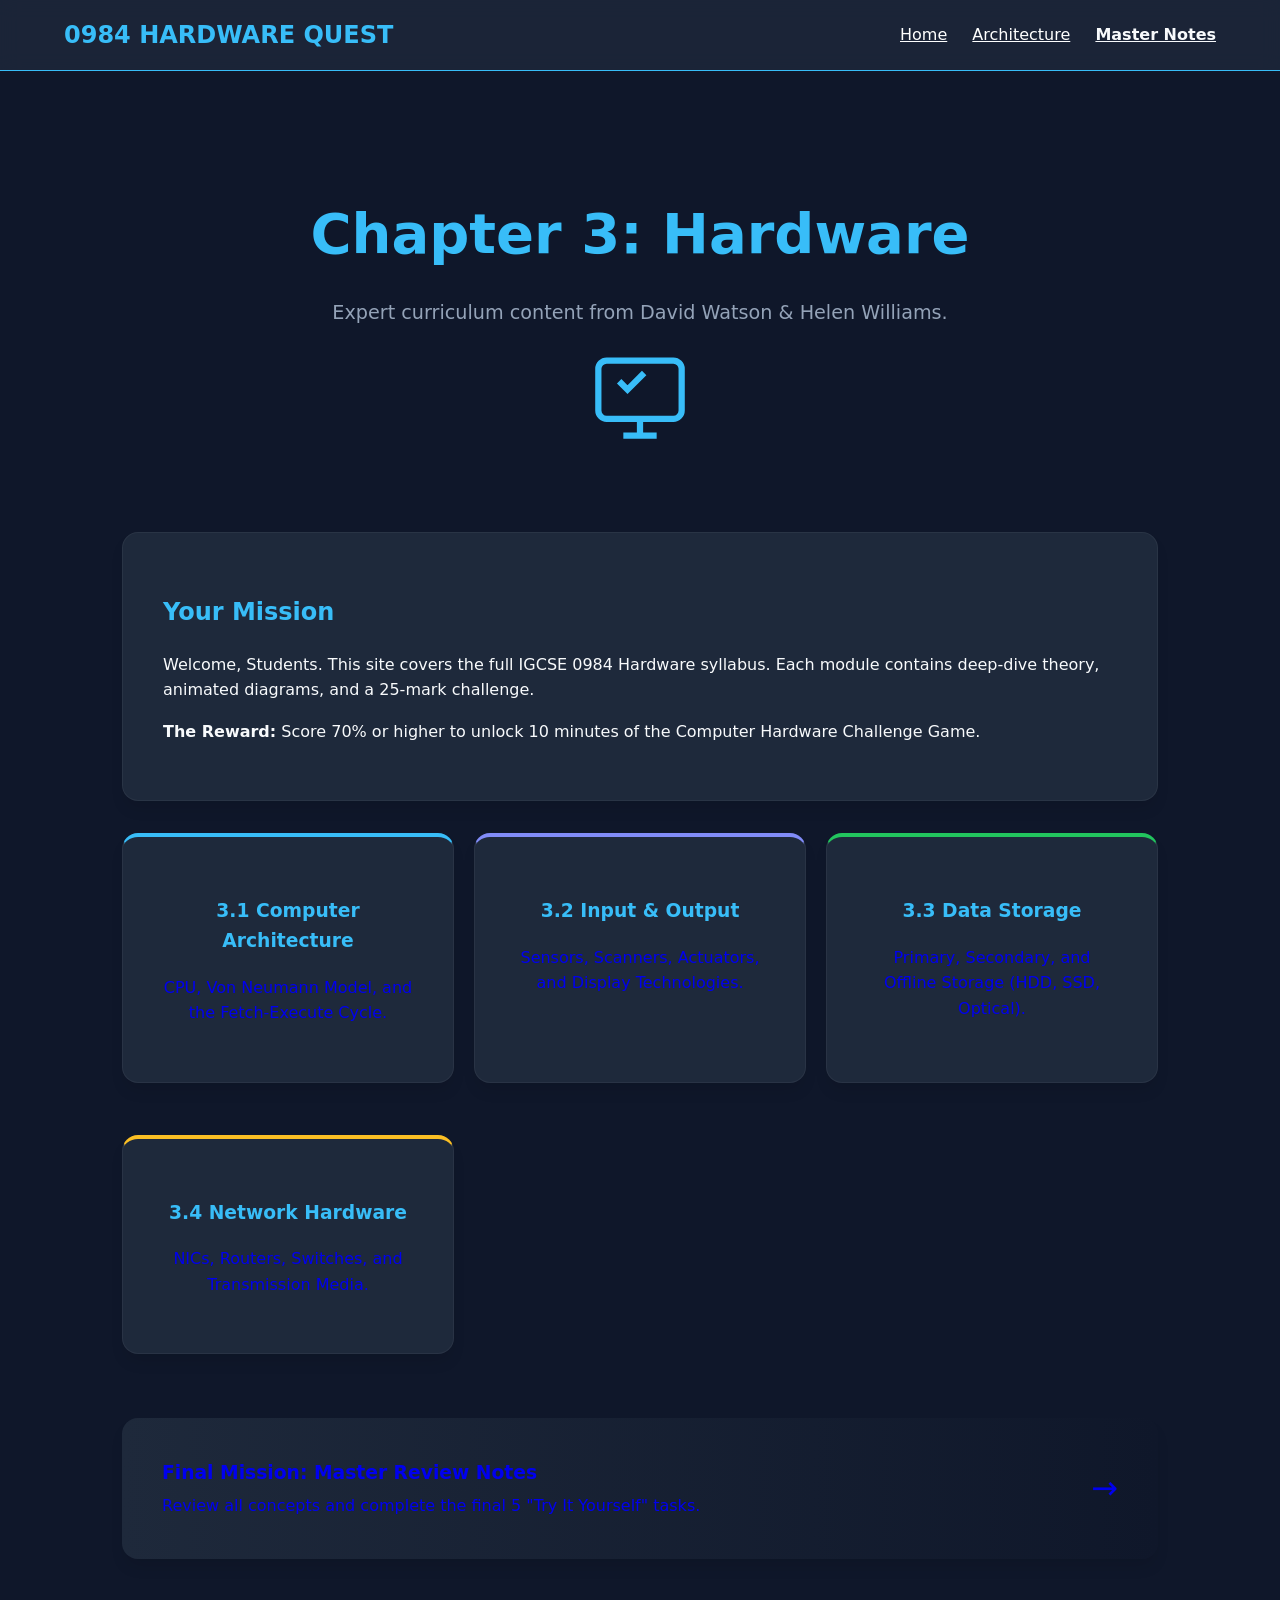
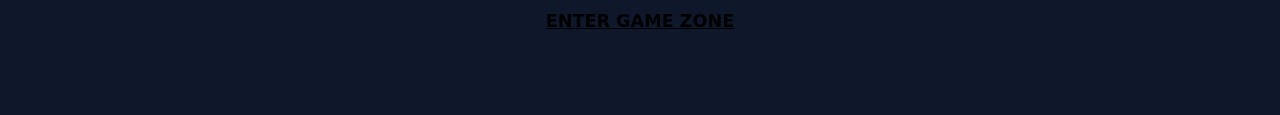
<file: index.html>
<!DOCTYPE html>
<html lang="en">
<head>
    <meta charset="UTF-8">
    <meta name="viewport" content="width=device-width, initial-scale=1.0">
    <title>IGCSE CS: Hardware Mastery</title>
    <link rel="stylesheet" href="style.css">
</head>
<body>

    <nav>
        <div class="logo">0984 HARDWARE QUEST</div>
        <div>
            <a href="index.html" style="color: white; margin-left: 20px;">Home</a>
            <a href="architecture.html" style="color: white; margin-left: 20px;">Architecture</a>
            <a href="notes.html" style="color: var(--accent-yellow); margin-left: 20px; font-weight: bold;">Master Notes</a>
        </div>
    </nav>

    <header class="container" style="text-align: center; padding-top: 5rem;">
        <h1 style="font-size: 3.5rem; margin-bottom: 0;">Chapter 3: Hardware</h1>
        <p style="color: var(--text-dim); font-size: 1.2rem;">Expert curriculum content from David Watson & Helen Williams.</p>
        
        <svg class="animate-hardware" width="100" height="100" viewBox="0 0 24 24" fill="none" stroke="#38bdf8" stroke-width="1.5" style="margin-top: 20px;">
            <rect x="2" y="3" width="20" height="14" rx="2" />
            <path d="M8 21h8" /><path d="M12 17v4" />
            <path d="M7 8l2 2 4-4" />
        </svg>
    </header>

    <main class="container">
        <div class="card">
            <h2>Your Mission</h2>
            <p>Welcome, Students. This site covers the full IGCSE 0984 Hardware syllabus. Each module contains deep-dive theory, animated diagrams, and a 25-mark challenge.</p>
            <p><strong>The Reward:</strong> Score 70% or higher to unlock 10 minutes of the Computer Hardware Challenge Game.</p>
        </div>

        <div style="display: grid; grid-template-columns: repeat(auto-fit, minmax(250px, 1fr)); gap: 20px; margin-top: 2rem;">
            
            <a href="architecture.html" class="card" style="text-decoration: none; text-align: center; border-top: 4px solid #38bdf8;">
                <h3>3.1 Computer Architecture</h3>
                <p>CPU, Von Neumann Model, and the Fetch-Execute Cycle.</p>
            </a>

            <a href="input-output.html" class="card" style="text-decoration: none; text-align: center; border-top: 4px solid #818cf8;">
                <h3>3.2 Input & Output</h3>
                <p>Sensors, Scanners, Actuators, and Display Technologies.</p>
            </a>

            <a href="storage.html" class="card" style="text-decoration: none; text-align: center; border-top: 4px solid #22c55e;">
                <h3>3.3 Data Storage</h3>
                <p>Primary, Secondary, and Offline Storage (HDD, SSD, Optical).</p>
            </a>

            <a href="network.html" class="card" style="text-decoration: none; text-align: center; border-top: 4px solid #fbbf24;">
                <h3>3.4 Network Hardware</h3>
                <p>NICs, Routers, Switches, and Transmission Media.</p>
            </a>

        </div>

        <div style="margin-top: 2rem;">
            <a href="notes.html" class="card" style="text-decoration: none; display: flex; align-items: center; justify-content: space-between; background: linear-gradient(90deg, #1e293b, #0f172a); border: 1px solid var(--accent-yellow);">
                <div>
                    <h3 style="color: var(--accent-yellow); margin: 0;">Final Mission: Master Review Notes</h3>
                    <p style="margin: 5px 0 0 0;">Review all concepts and complete the final 5 "Try It Yourself" tasks.</p>
                </div>
                <span style="font-size: 2rem;">→</span>
            </a>
        </div>

        <div style="text-align: center; margin-top: 3rem; padding-bottom: 3rem;">
            <a href="game.html" class="btn-gamify" style="background: var(--accent-yellow); color: black; padding: 15px 40px; font-weight: bold;">ENTER GAME ZONE</a>
        </div>
    </main>

    <script src="main.js"></script>
</body>
</html>
</file>
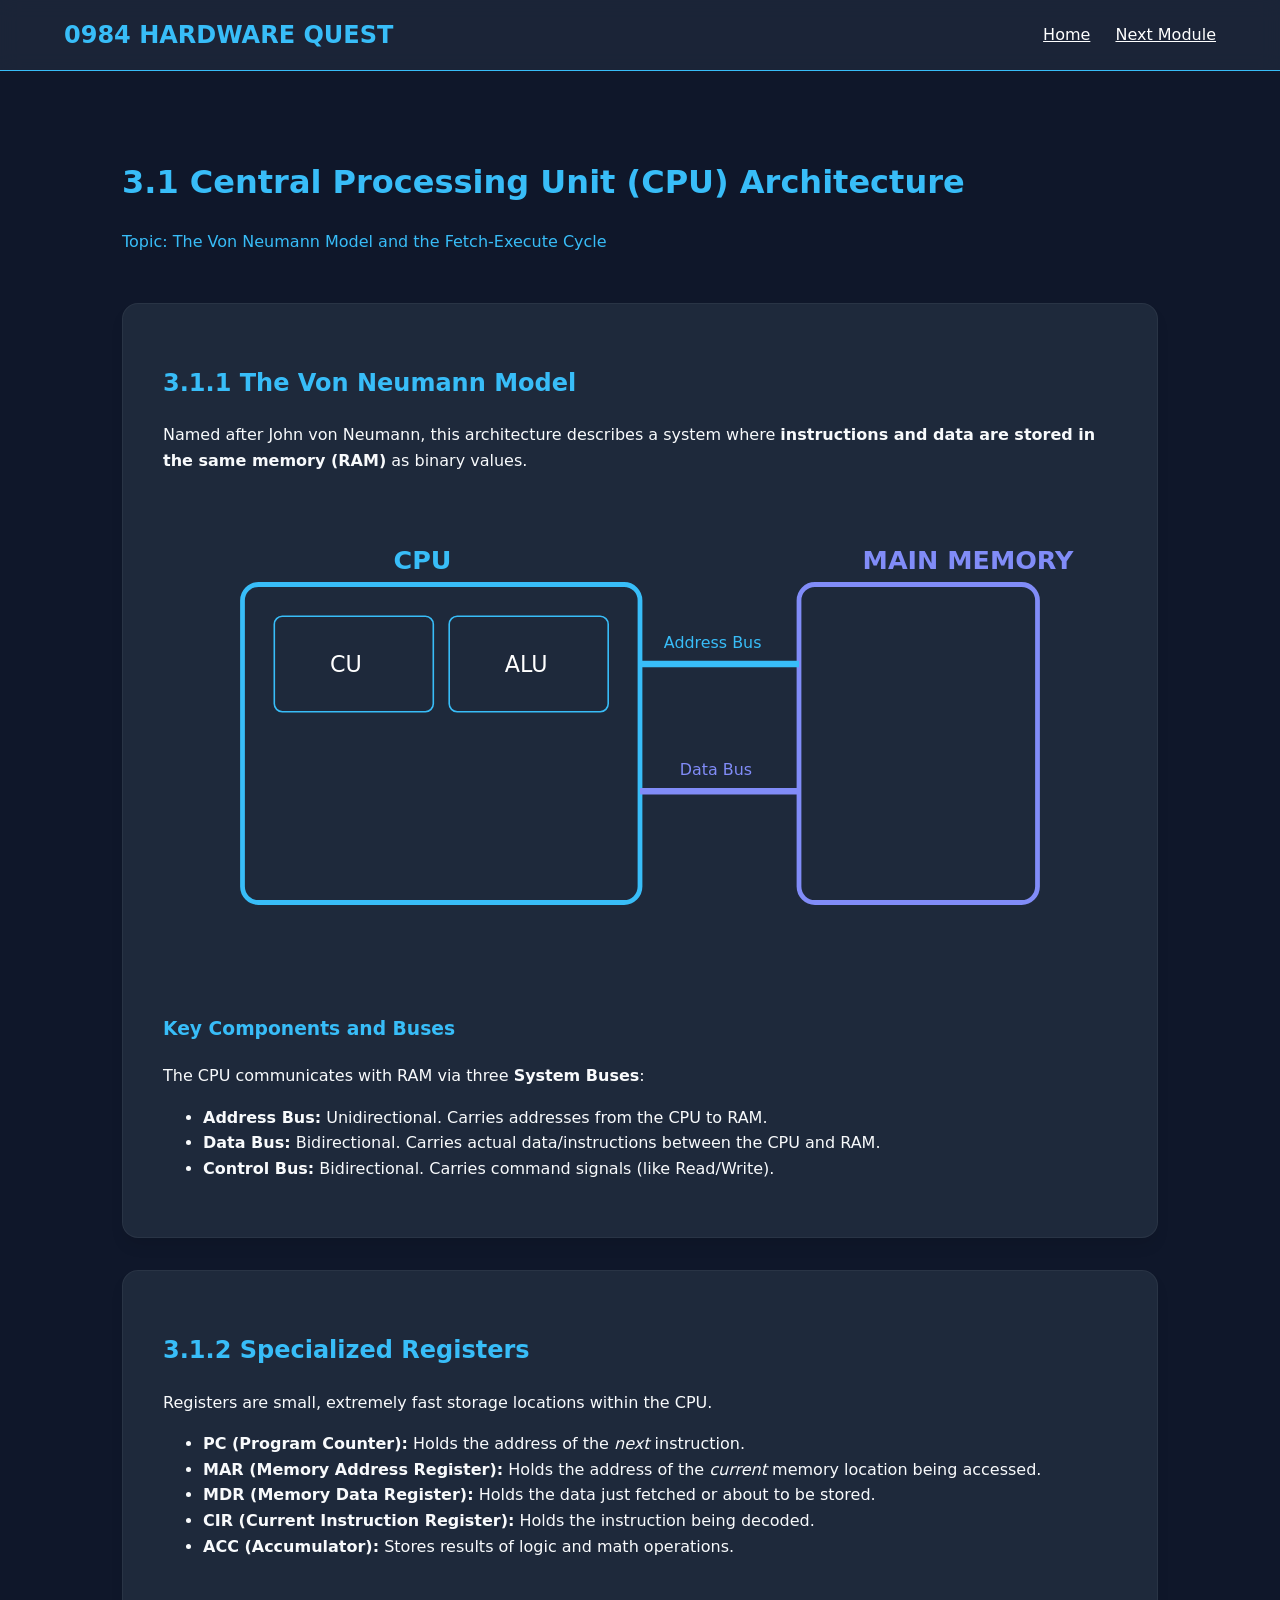
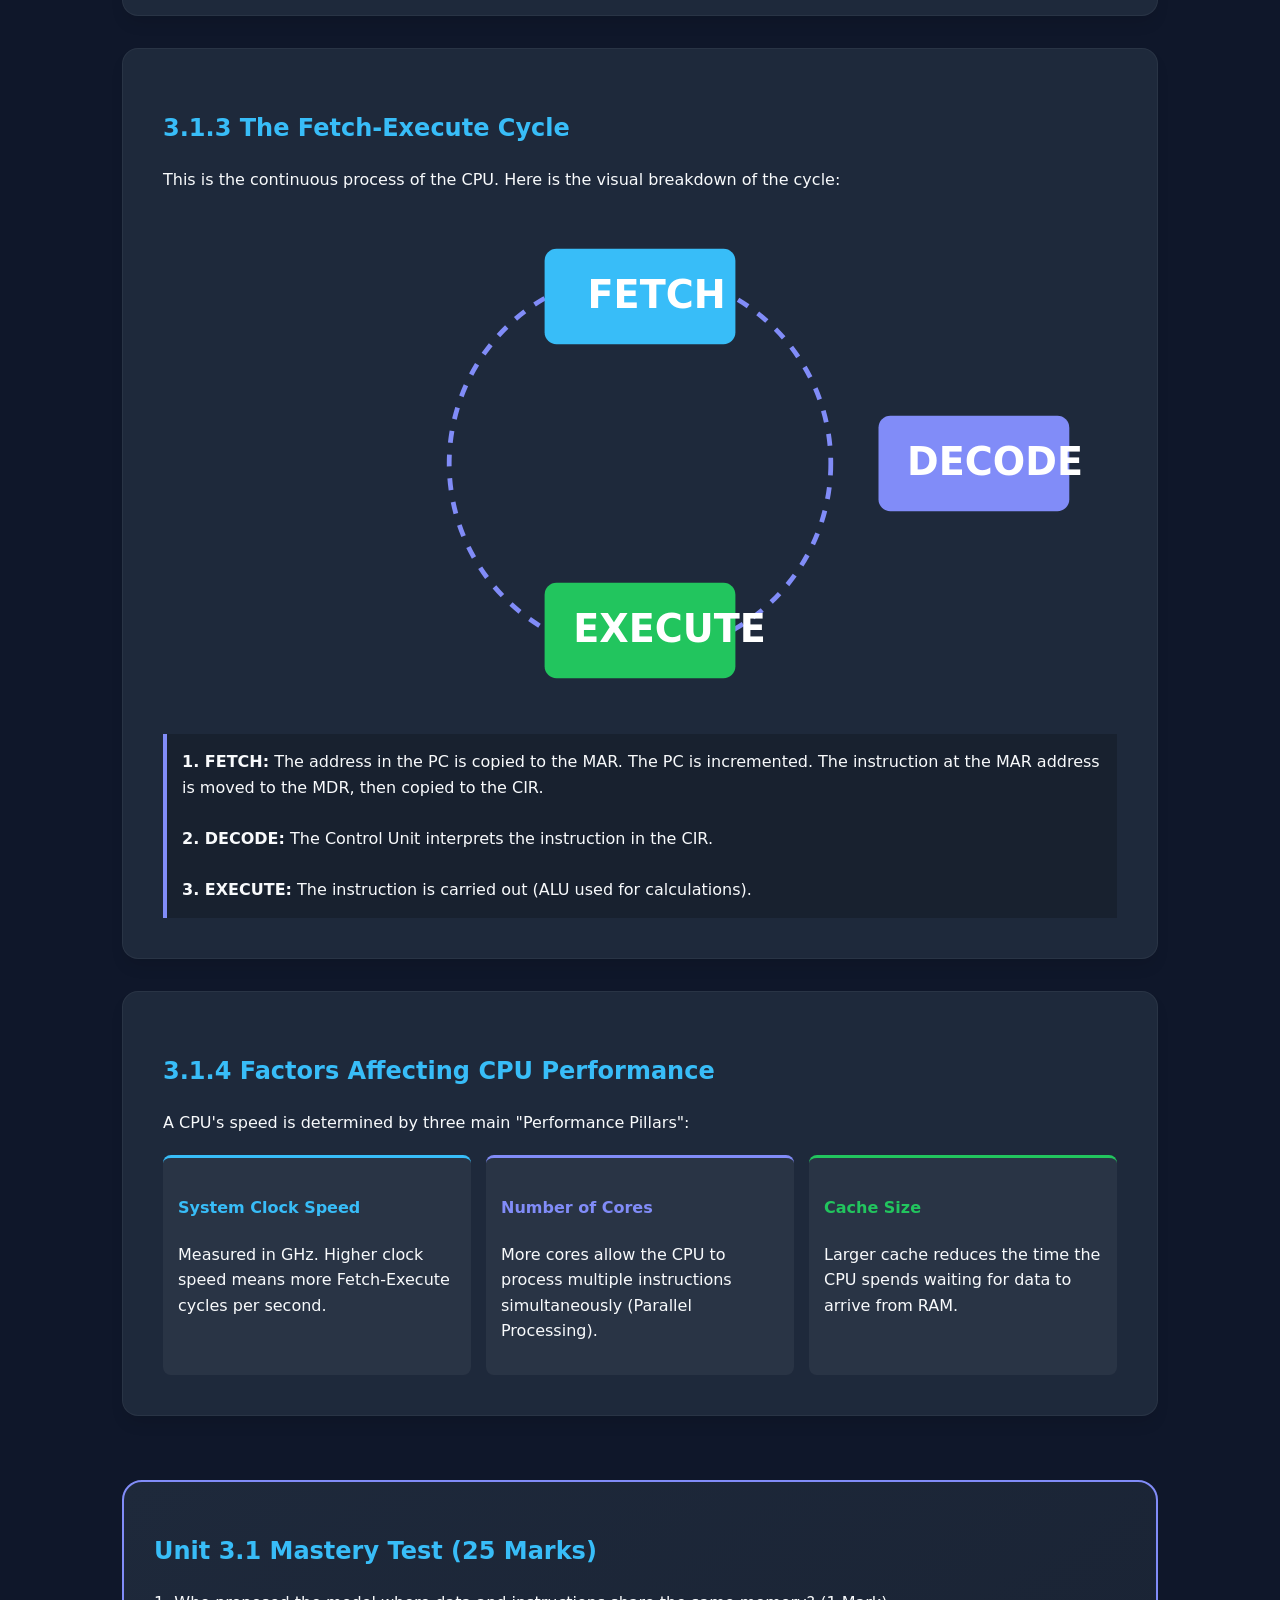
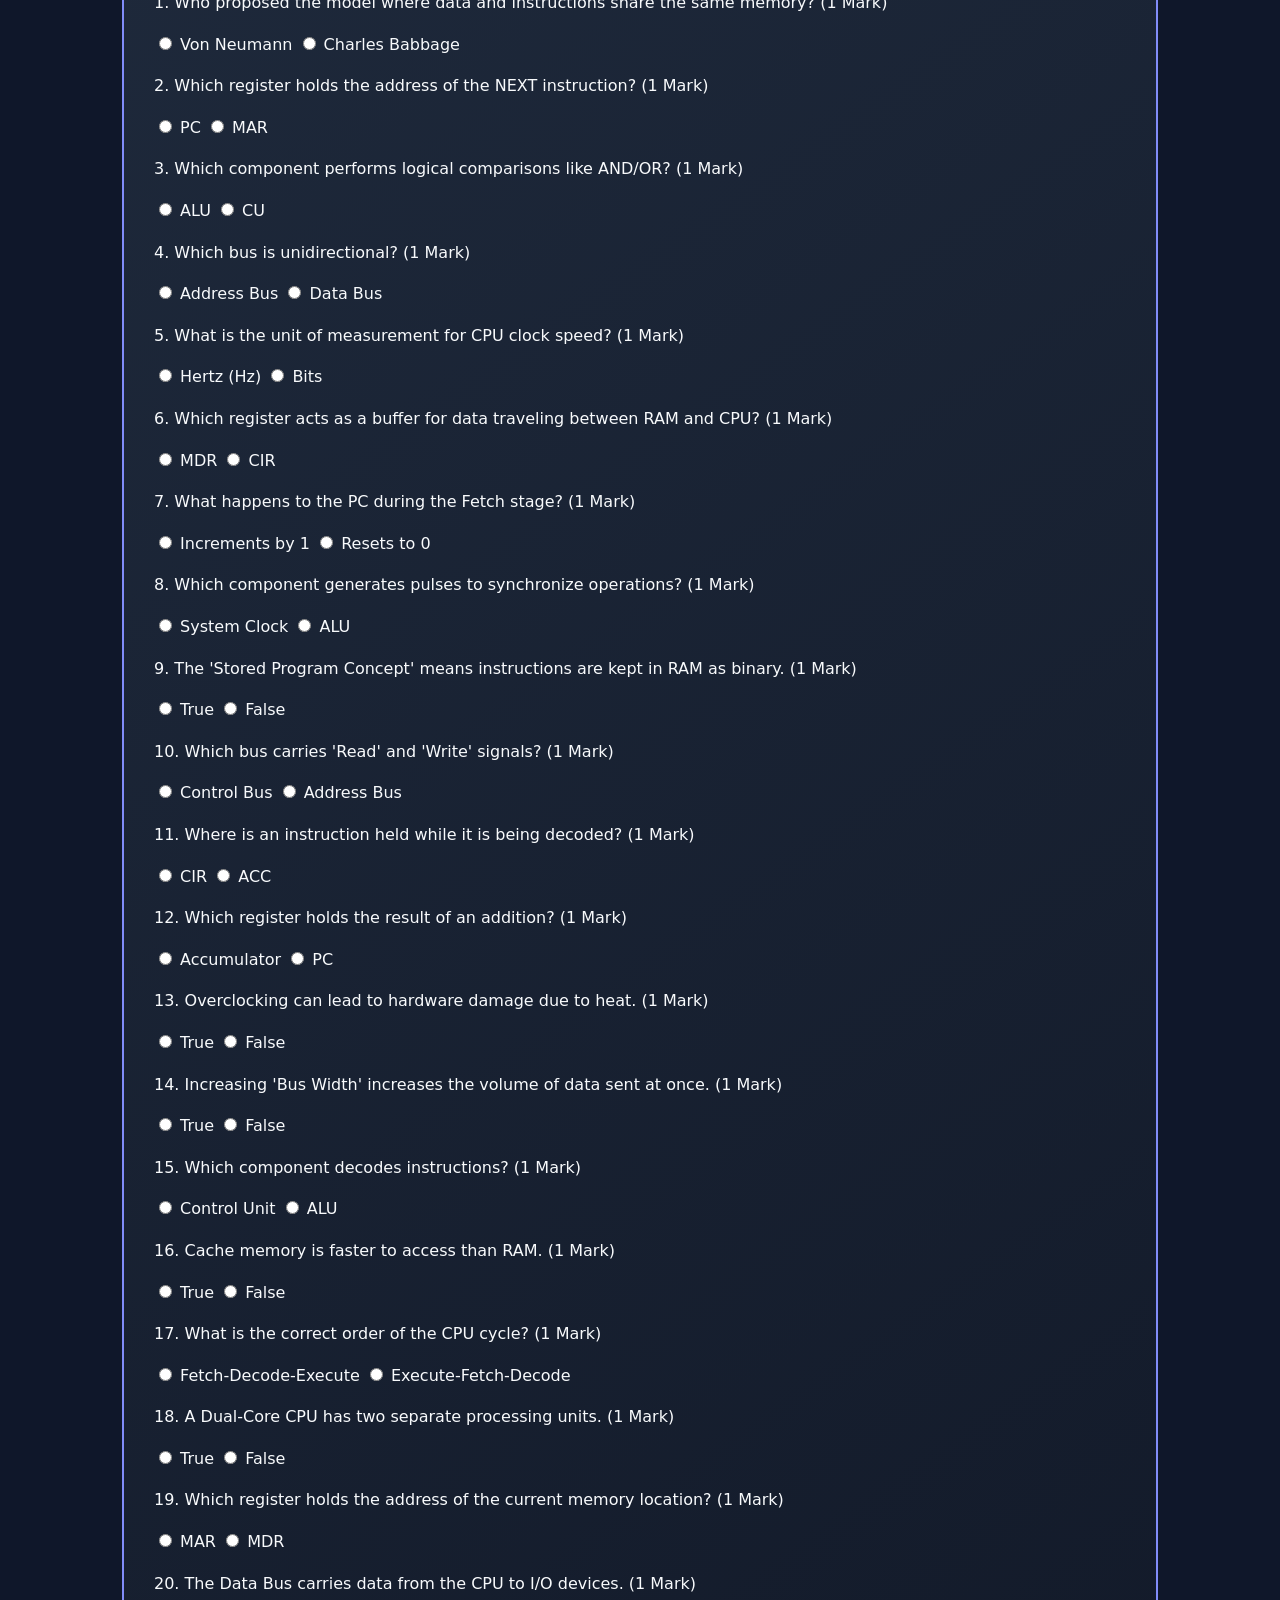
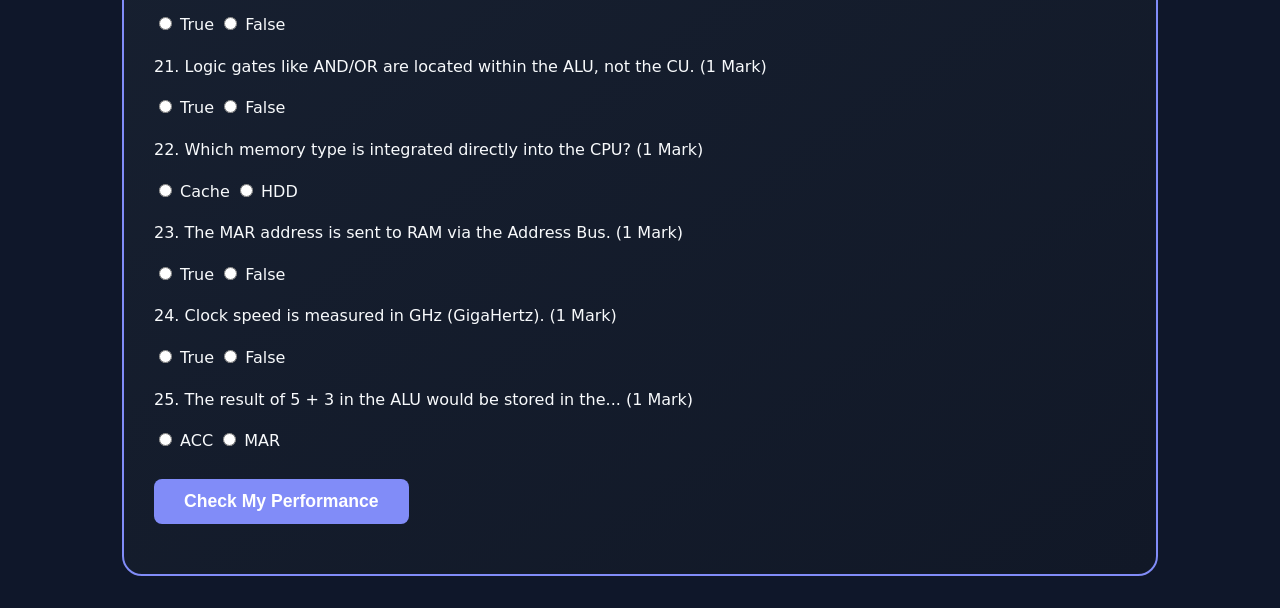
<file: architecture.html>
<!DOCTYPE html>
<html lang="en">
<head>
    <meta charset="UTF-8">
    <meta name="viewport" content="width=device-width, initial-scale=1.0">
    <title>3.1 Computer Architecture | IGCSE CS</title>
    <link rel="stylesheet" href="style.css">
</head>
<body>

    <nav>
        <div class="logo">0984 HARDWARE QUEST</div>
        <div>
            <a href="index.html" style="color: white; margin-left: 20px;">Home</a>
            <a href="input-output.html" style="color: white; margin-left: 20px;">Next Module</a>
        </div>
    </nav>

    <main class="container">
        <header style="padding: 2rem 0;">
            <h1>3.1 Central Processing Unit (CPU) Architecture</h1>
            <p style="color: var(--accent-blue);">Topic: The Von Neumann Model and the Fetch-Execute Cycle</p>
        </header>

        <section class="card">
            <h2>3.1.1 The Von Neumann Model</h2>
            <p>Named after John von Neumann, this architecture describes a system where <strong>instructions and data are stored in the same memory (RAM)</strong> as binary values.</p>

            <div style="text-align: center; margin: 2rem 0;">
                <svg viewBox="0 0 600 300" xmlns="http://www.w3.org/2000/svg">
                    <rect x="50" y="50" width="250" height="200" fill="none" stroke="#38bdf8" stroke-width="3" rx="10"/>
                    <text x="145" y="40" fill="#38bdf8" font-weight="bold">CPU</text>
                    <rect x="400" y="50" width="150" height="200" fill="none" stroke="#818cf8" stroke-width="3" rx="10"/>
                    <text x="440" y="40" fill="#818cf8" font-weight="bold">MAIN MEMORY</text>
                    <rect x="70" y="70" width="100" height="60" fill="#1e293b" stroke="#38bdf8" rx="5"/>
                    <text x="105" y="105" fill="white" font-size="14">CU</text>
                    <rect x="180" y="70" width="100" height="60" fill="#1e293b" stroke="#38bdf8" rx="5"/>
                    <text x="215" y="105" fill="white" font-size="14">ALU</text>
                    <line x1="300" y1="100" x2="400" y2="100" stroke="#38bdf8" stroke-width="4"/>
                    <text x="315" y="90" fill="#38bdf8" font-size="10">Address Bus</text>
                    <line x1="300" y1="180" x2="400" y2="180" stroke="#818cf8" stroke-width="4"/>
                    <text x="325" y="170" fill="#818cf8" font-size="10">Data Bus</text>
                </svg>
            </div>

            <h3>Key Components and Buses</h3>
            <p>The CPU communicates with RAM via three <strong>System Buses</strong>:</p>
            <ul>
                <li><strong>Address Bus:</strong> Unidirectional. Carries addresses from the CPU to RAM.</li>
                <li><strong>Data Bus:</strong> Bidirectional. Carries actual data/instructions between the CPU and RAM.</li>
                <li><strong>Control Bus:</strong> Bidirectional. Carries command signals (like Read/Write).</li>
            </ul>
        </section>

        <section class="card">
            <h2>3.1.2 Specialized Registers</h2>
            <p>Registers are small, extremely fast storage locations within the CPU.</p>
            <ul>
                <li><strong>PC (Program Counter):</strong> Holds the address of the <em>next</em> instruction.</li>
                <li><strong>MAR (Memory Address Register):</strong> Holds the address of the <em>current</em> memory location being accessed.</li>
                <li><strong>MDR (Memory Data Register):</strong> Holds the data just fetched or about to be stored.</li>
                <li><strong>CIR (Current Instruction Register):</strong> Holds the instruction being decoded.</li>
                <li><strong>ACC (Accumulator):</strong> Stores results of logic and math operations.</li>
            </ul>
        </section>

        <section class="card">
            <h2>3.1.3 The Fetch-Execute Cycle</h2>
            <p>This is the continuous process of the CPU. Here is the visual breakdown of the cycle:</p>
            <div style="text-align: center; margin: 2rem 0;">
                <svg viewBox="0 0 400 200" xmlns="http://www.w3.org/2000/svg">
                    <circle cx="200" cy="100" r="80" fill="none" stroke="#818cf8" stroke-width="2" stroke-dasharray="5"/>
                    <rect x="160" y="10" width="80" height="40" fill="#38bdf8" rx="5"/>
                    <text x="178" y="35" fill="white" font-weight="bold">FETCH</text>
                    <rect x="300" y="80" width="80" height="40" fill="#818cf8" rx="5"/>
                    <text x="312" y="105" fill="white" font-weight="bold">DECODE</text>
                    <rect x="160" y="150" width="80" height="40" fill="#22c55e" rx="5"/>
                    <text x="172" y="175" fill="white" font-weight="bold">EXECUTE</text>
                </svg>
            </div>
            <div style="background: rgba(0,0,0,0.2); padding: 15px; border-left: 4px solid #818cf8;">
                <strong>1. FETCH:</strong> The address in the PC is copied to the MAR. The PC is incremented. The instruction at the MAR address is moved to the MDR, then copied to the CIR.<br><br>
                <strong>2. DECODE:</strong> The Control Unit interprets the instruction in the CIR.<br><br>
                <strong>3. EXECUTE:</strong> The instruction is carried out (ALU used for calculations).
            </div>
        </section>

        <section class="card">
            <h2>3.1.4 Factors Affecting CPU Performance</h2>
            <p>A CPU's speed is determined by three main "Performance Pillars":</p>
            <div style="display: flex; gap: 15px; flex-wrap: wrap; margin-top: 20px;">
                <div style="flex: 1; min-width: 200px; background: rgba(255,255,255,0.05); padding: 15px; border-radius: 8px; border-top: 3px solid #38bdf8;">
                    <h4 style="color: #38bdf8;">System Clock Speed</h4>
                    <p>Measured in GHz. Higher clock speed means more Fetch-Execute cycles per second.</p>
                </div>
                <div style="flex: 1; min-width: 200px; background: rgba(255,255,255,0.05); padding: 15px; border-radius: 8px; border-top: 3px solid #818cf8;">
                    <h4 style="color: #818cf8;">Number of Cores</h4>
                    <p>More cores allow the CPU to process multiple instructions simultaneously (Parallel Processing).</p>
                </div>
                <div style="flex: 1; min-width: 200px; background: rgba(255,255,255,0.05); padding: 15px; border-radius: 8px; border-top: 3px solid #22c55e;">
                    <h4 style="color: #22c55e;">Cache Size</h4>
                    <p>Larger cache reduces the time the CPU spends waiting for data to arrive from RAM.</p>
                </div>
            </div>
        </section>

        <section class="quiz-section">
            <h2>Unit 3.1 Mastery Test (25 Marks)</h2>
            <form id="quiz-3-1">
                <p>1. Who proposed the model where data and instructions share the same memory? (1 Mark)</p>
                <input type="radio" name="q1" value="correct"> Von Neumann <input type="radio" name="q1" value="w"> Charles Babbage

                <p>2. Which register holds the address of the NEXT instruction? (1 Mark)</p>
                <input type="radio" name="q2" value="correct"> PC <input type="radio" name="q2" value="w"> MAR

                <p>3. Which component performs logical comparisons like AND/OR? (1 Mark)</p>
                <input type="radio" name="q3" value="correct"> ALU <input type="radio" name="q3" value="w"> CU

                <p>4. Which bus is unidirectional? (1 Mark)</p>
                <input type="radio" name="q4" value="correct"> Address Bus <input type="radio" name="q4" value="w"> Data Bus

                <p>5. What is the unit of measurement for CPU clock speed? (1 Mark)</p>
                <input type="radio" name="q5" value="correct"> Hertz (Hz) <input type="radio" name="q5" value="w"> Bits

                <p>6. Which register acts as a buffer for data traveling between RAM and CPU? (1 Mark)</p>
                <input type="radio" name="q6" value="correct"> MDR <input type="radio" name="q6" value="w"> CIR

                <p>7. What happens to the PC during the Fetch stage? (1 Mark)</p>
                <input type="radio" name="q7" value="correct"> Increments by 1 <input type="radio" name="q7" value="w"> Resets to 0

                <p>8. Which component generates pulses to synchronize operations? (1 Mark)</p>
                <input type="radio" name="q8" value="correct"> System Clock <input type="radio" name="q8" value="w"> ALU

                <p>9. The 'Stored Program Concept' means instructions are kept in RAM as binary. (1 Mark)</p>
                <input type="radio" name="q9" value="correct"> True <input type="radio" name="q9" value="w"> False

                <p>10. Which bus carries 'Read' and 'Write' signals? (1 Mark)</p>
                <input type="radio" name="q10" value="correct"> Control Bus <input type="radio" name="q10" value="w"> Address Bus

                <p>11. Where is an instruction held while it is being decoded? (1 Mark)</p>
                <input type="radio" name="q11" value="correct"> CIR <input type="radio" name="q11" value="w"> ACC

                <p>12. Which register holds the result of an addition? (1 Mark)</p>
                <input type="radio" name="q12" value="correct"> Accumulator <input type="radio" name="q12" value="w"> PC

                <p>13. Overclocking can lead to hardware damage due to heat. (1 Mark)</p>
                <input type="radio" name="q13" value="correct"> True <input type="radio" name="q13" value="w"> False

                <p>14. Increasing 'Bus Width' increases the volume of data sent at once. (1 Mark)</p>
                <input type="radio" name="q14" value="correct"> True <input type="radio" name="q14" value="w"> False

                <p>15. Which component decodes instructions? (1 Mark)</p>
                <input type="radio" name="q15" value="correct"> Control Unit <input type="radio" name="q15" value="w"> ALU

                <p>16. Cache memory is faster to access than RAM. (1 Mark)</p>
                <input type="radio" name="q16" value="correct"> True <input type="radio" name="q16" value="w"> False

                <p>17. What is the correct order of the CPU cycle? (1 Mark)</p>
                <input type="radio" name="q17" value="correct"> Fetch-Decode-Execute <input type="radio" name="q17" value="w"> Execute-Fetch-Decode

                <p>18. A Dual-Core CPU has two separate processing units. (1 Mark)</p>
                <input type="radio" name="q18" value="correct"> True <input type="radio" name="q18" value="w"> False

                <p>19. Which register holds the address of the current memory location? (1 Mark)</p>
                <input type="radio" name="q19" value="correct"> MAR <input type="radio" name="q19" value="w"> MDR

                <p>20. The Data Bus carries data from the CPU to I/O devices. (1 Mark)</p>
                <input type="radio" name="q20" value="correct"> True <input type="radio" name="q20" value="w"> False

                <p>21. Logic gates like AND/OR are located within the ALU, not the CU. (1 Mark)</p>
                <input type="radio" name="q21" value="correct"> True <input type="radio" name="q21" value="w"> False

                <p>22. Which memory type is integrated directly into the CPU? (1 Mark)</p>
                <input type="radio" name="q22" value="correct"> Cache <input type="radio" name="q22" value="w"> HDD

                <p>23. The MAR address is sent to RAM via the Address Bus. (1 Mark)</p>
                <input type="radio" name="q23" value="correct"> True <input type="radio" name="q23" value="w"> False

                <p>24. Clock speed is measured in GHz (GigaHertz). (1 Mark)</p>
                <input type="radio" name="q24" value="correct"> True <input type="radio" name="q24" value="w"> False

                <p>25. The result of 5 + 3 in the ALU would be stored in the... (1 Mark)</p>
                <input type="radio" name="q25" value="correct"> ACC <input type="radio" name="q25" value="w"> MAR

                <br><br>
                <button type="button" class="btn-gamify" onclick="calculateScore('3-1')">Check My Performance</button>
            </form>
            <div id="result-3-1" style="margin-top: 20px;"></div>
        </section>
    </main>

    <script src="main.js"></script>
</body>
</html>
</file>
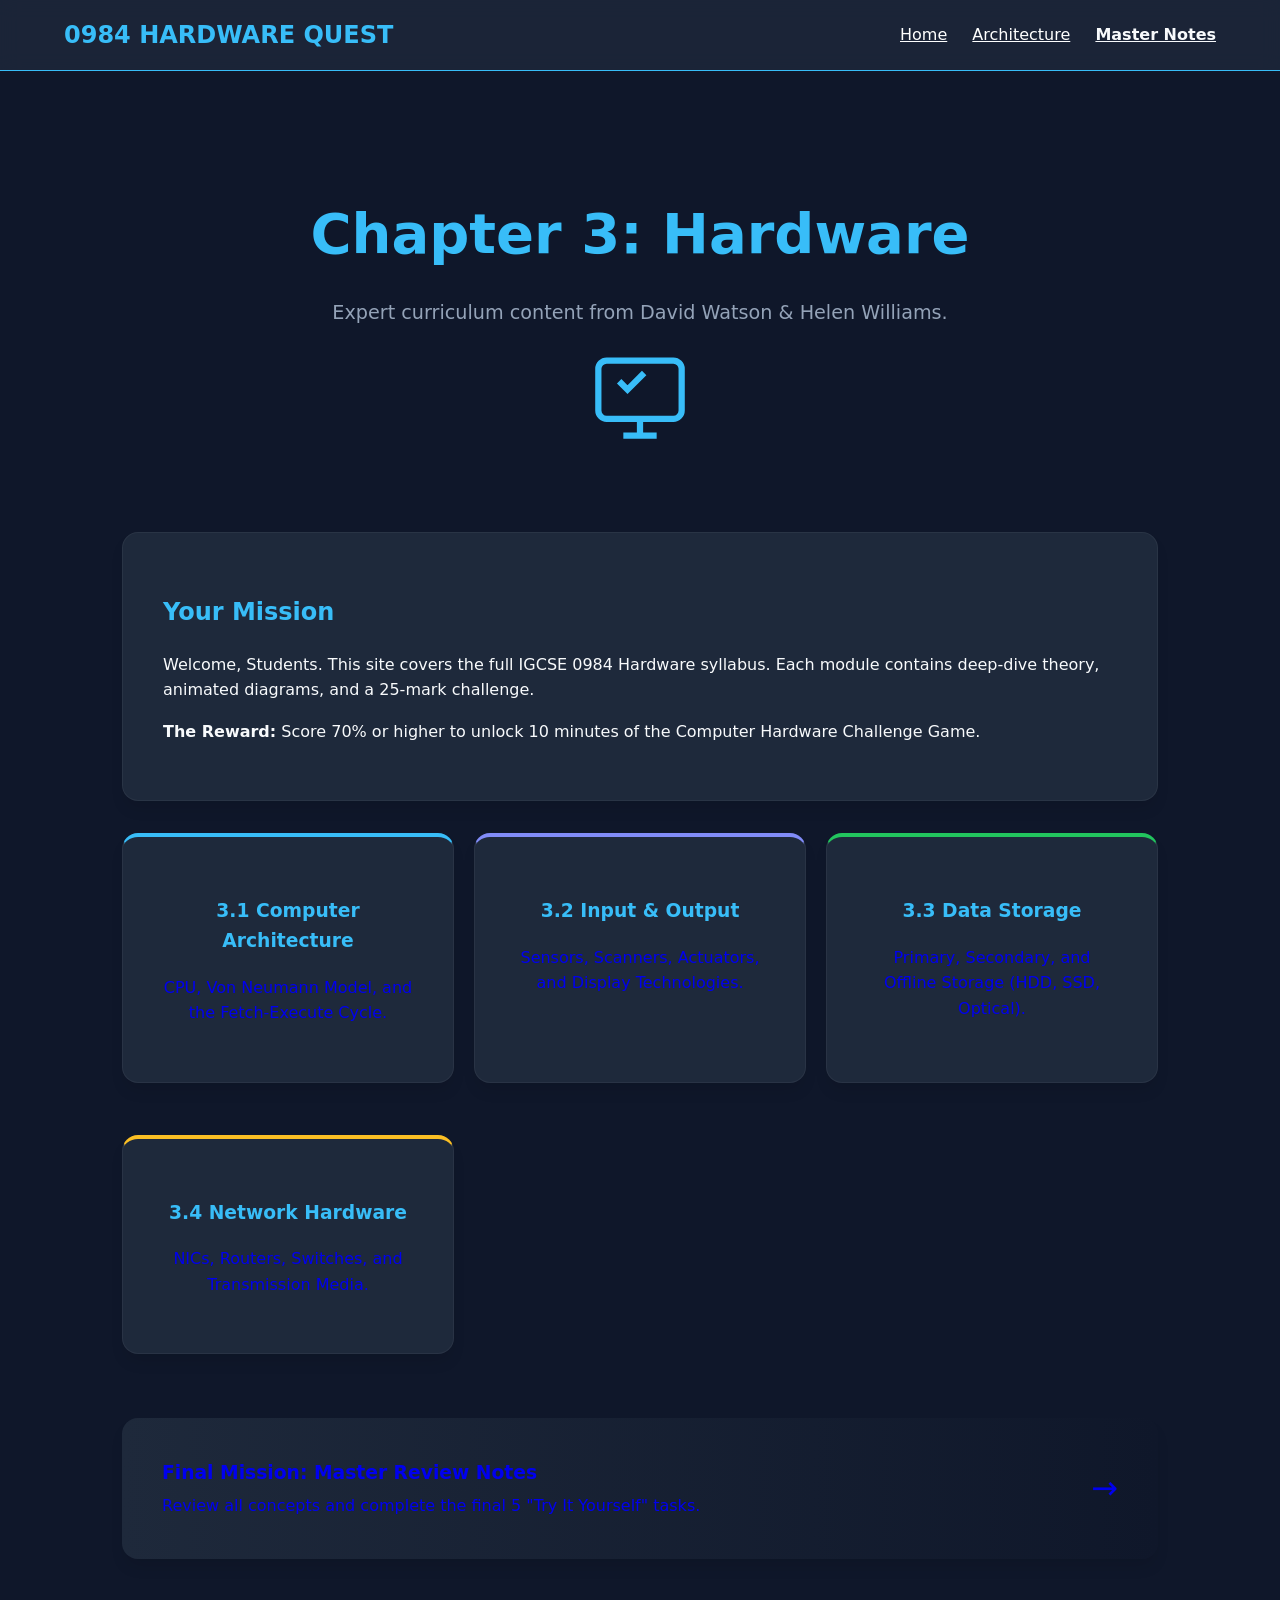
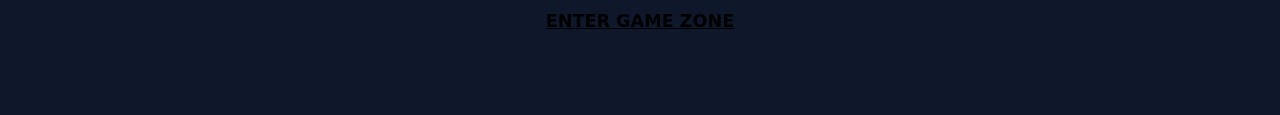
<file: game.html>
<!DOCTYPE html>
<html lang="en">
<head>
    <meta charset="UTF-8">
    <meta name="viewport" content="width=device-width, initial-scale=1.0">
    <title>Hardware Game Zone | IGCSE Mastery</title>
    <link rel="stylesheet" href="style.css">
    <style>
        .game-container {
            text-align: center;
            background: #1e293b;
            padding: 20px;
            border-radius: 20px;
            border: 2px solid var(--gold);
            position: relative;
        }
        #gameCanvas {
            background: #0f172a;
            border: 1px solid var(--accent-blue);
            cursor: crosshair;
            max-width: 100%;
        }
        .timer-bar {
            width: 100%;
            height: 10px;
            background: #334155;
            margin-bottom: 10px;
            border-radius: 5px;
            overflow: hidden;
        }
        #timerFill {
            width: 100%;
            height: 100%;
            background: var(--gold);
            transition: width 1s linear;
        }
        .controls { margin-top: 20px; }
    </style>
</head>
<body onload="initGame()">

    <nav>
        <div class="logo">0984 GAME ZONE</div>
        <div id="countdownDisplay" style="color: var(--gold); font-weight: bold;">Time Remaining: 10:00</div>
    </nav>

    <main class="container">
        <div class="game-container">
            <h2>Hardware Component Match-Up</h2>
            <p>Drag the component names on the left into the correct functional boxes on the right!</p>
            
            <div class="timer-bar"><div id="timerFill"></div></div>
            
            <canvas id="gameCanvas" width="800" height="500"></canvas>

            <div class="controls">
                <button class="btn-gamify" onclick="resetGame()">Reset Level</button>
                <p id="gameStatus"></p>
            </div>
        </div>
    </main>

    <script src="main.js"></script>
    <script>
        const canvas = document.getElementById('gameCanvas');
        const ctx = canvas.getContext('2d');
        
        let items = [
            { id: 1, text: 'ALU', x: 50, y: 50, targetY: 50, desc: 'Performs Logic & Math', matched: false },
            { id: 2, text: 'PC', x: 50, y: 130, targetY: 130, desc: 'Next Instruction Address', matched: false },
            { id: 3, text: 'MAR', x: 50, y: 210, targetY: 210, desc: 'Memory Address Store', matched: false },
            { id: 4, text: 'ACC', x: 50, y: 290, targetY: 290, desc: 'Stores Calc Results', matched: false },
            { id: 5, text: 'CU', x: 50, y: 370, targetY: 370, desc: 'Manages Data Flow', matched: false }
        ];

        let targets = items.map(item => ({ ...item, x: 500 }));
        // Shuffle labels
        let labels = items.map(item => ({ ...item }));
        labels.sort(() => Math.random() - 0.5);
        labels.forEach((l, i) => l.y = 50 + (i * 80));

        let selected = null;
        let offset = { x: 0, y: 0 };

        function draw() {
            ctx.clearRect(0, 0, canvas.width, canvas.height);
            
            // Draw Targets
            targets.forEach(t => {
                ctx.strokeStyle = varColor('--accent-blue');
                ctx.setLineDash([5, 5]);
                ctx.strokeRect(t.x, t.y, 250, 60);
                ctx.setLineDash([]);
                ctx.fillStyle = varColor('--text-dim');
                ctx.font = "14px Inter";
                ctx.fillText(t.desc, t.x + 10, t.y + 35);
            });

            // Draw Labels
            labels.forEach(l => {
                if (l.matched) return;
                ctx.fillStyle = varColor('--accent-purple');
                ctx.fillRect(l.x, l.y, 120, 60);
                ctx.fillStyle = "white";
                ctx.font = "bold 18px Inter";
                ctx.fillText(l.text, l.x + 40, l.y + 35);
            });

            requestAnimationFrame(draw);
        }

        function varColor(name) {
            return getComputedStyle(document.documentElement).getPropertyValue(name).trim();
        }

        canvas.onmousedown = (e) => {
            const rect = canvas.getBoundingClientRect();
            const mouseX = e.clientX - rect.left;
            const mouseY = e.clientY - rect.top;

            labels.forEach(l => {
                if (!l.matched && mouseX > l.x && mouseX < l.x + 120 && mouseY > l.y && mouseY < l.y + 60) {
                    selected = l;
                    offset.x = mouseX - l.x;
                    offset.y = mouseY - l.y;
                }
            });
        };

        window.onmousemove = (e) => {
            if (selected) {
                const rect = canvas.getBoundingClientRect();
                selected.x = e.clientX - rect.left - offset.x;
                selected.y = e.clientY - rect.top - offset.y;
            }
        };

        window.onmouseup = () => {
            if (selected) {
                // Check if dropped on correct target
                const target = targets.find(t => t.id === selected.id);
                if (Math.abs(selected.x - target.x) < 50 && Math.abs(selected.y - target.y) < 30) {
                    selected.matched = true;
                    checkWin();
                } else {
                    // Snap back
                    const idx = labels.indexOf(selected);
                    selected.x = 50;
                    selected.y = 50 + (idx * 80);
                }
                selected = null;
            }
        };

        function checkWin() {
            if (labels.every(l => l.matched)) {
                document.getElementById('gameStatus').innerText = "CONGRATULATIONS! Level Complete.";
                document.getElementById('gameStatus').style.color = varColor('--success');
            }
        }

        function resetGame() { location.reload(); }

        function initGame() {
            draw();
            // Start the 10 min countdown display
            const startTime = parseInt(localStorage.getItem('gameStartTime'));
            setInterval(() => {
                const now = new Date().getTime();
                const diff = (10 * 60 * 1000) - (now - startTime);
                if (diff <= 0) return;
                const mins = Math.floor(diff / 60000);
                const secs = Math.floor((diff % 60000) / 1000);
                document.getElementById('countdownDisplay').innerText = `Time Remaining: ${mins}:${secs < 10 ? '0' : ''}${secs}`;
            }, 1000);
        }
    </script>
</body>
</html>
</file>
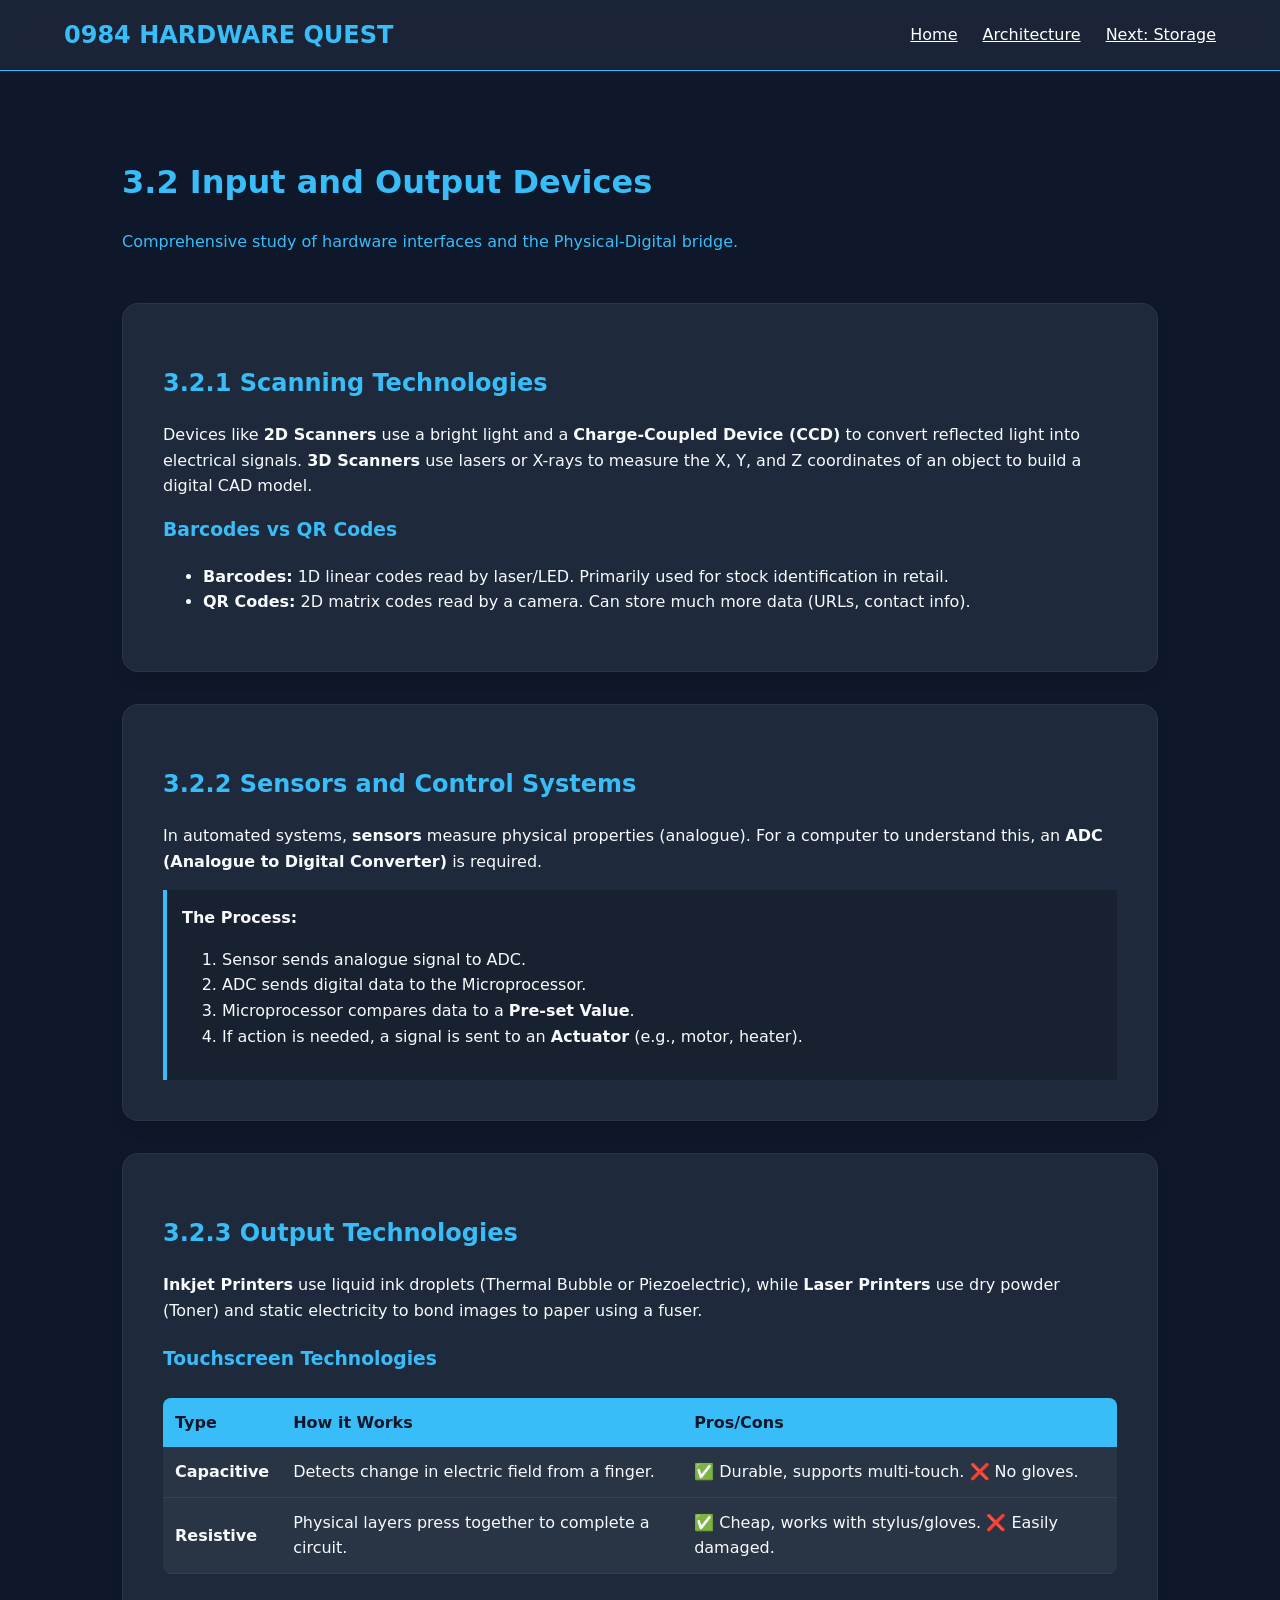
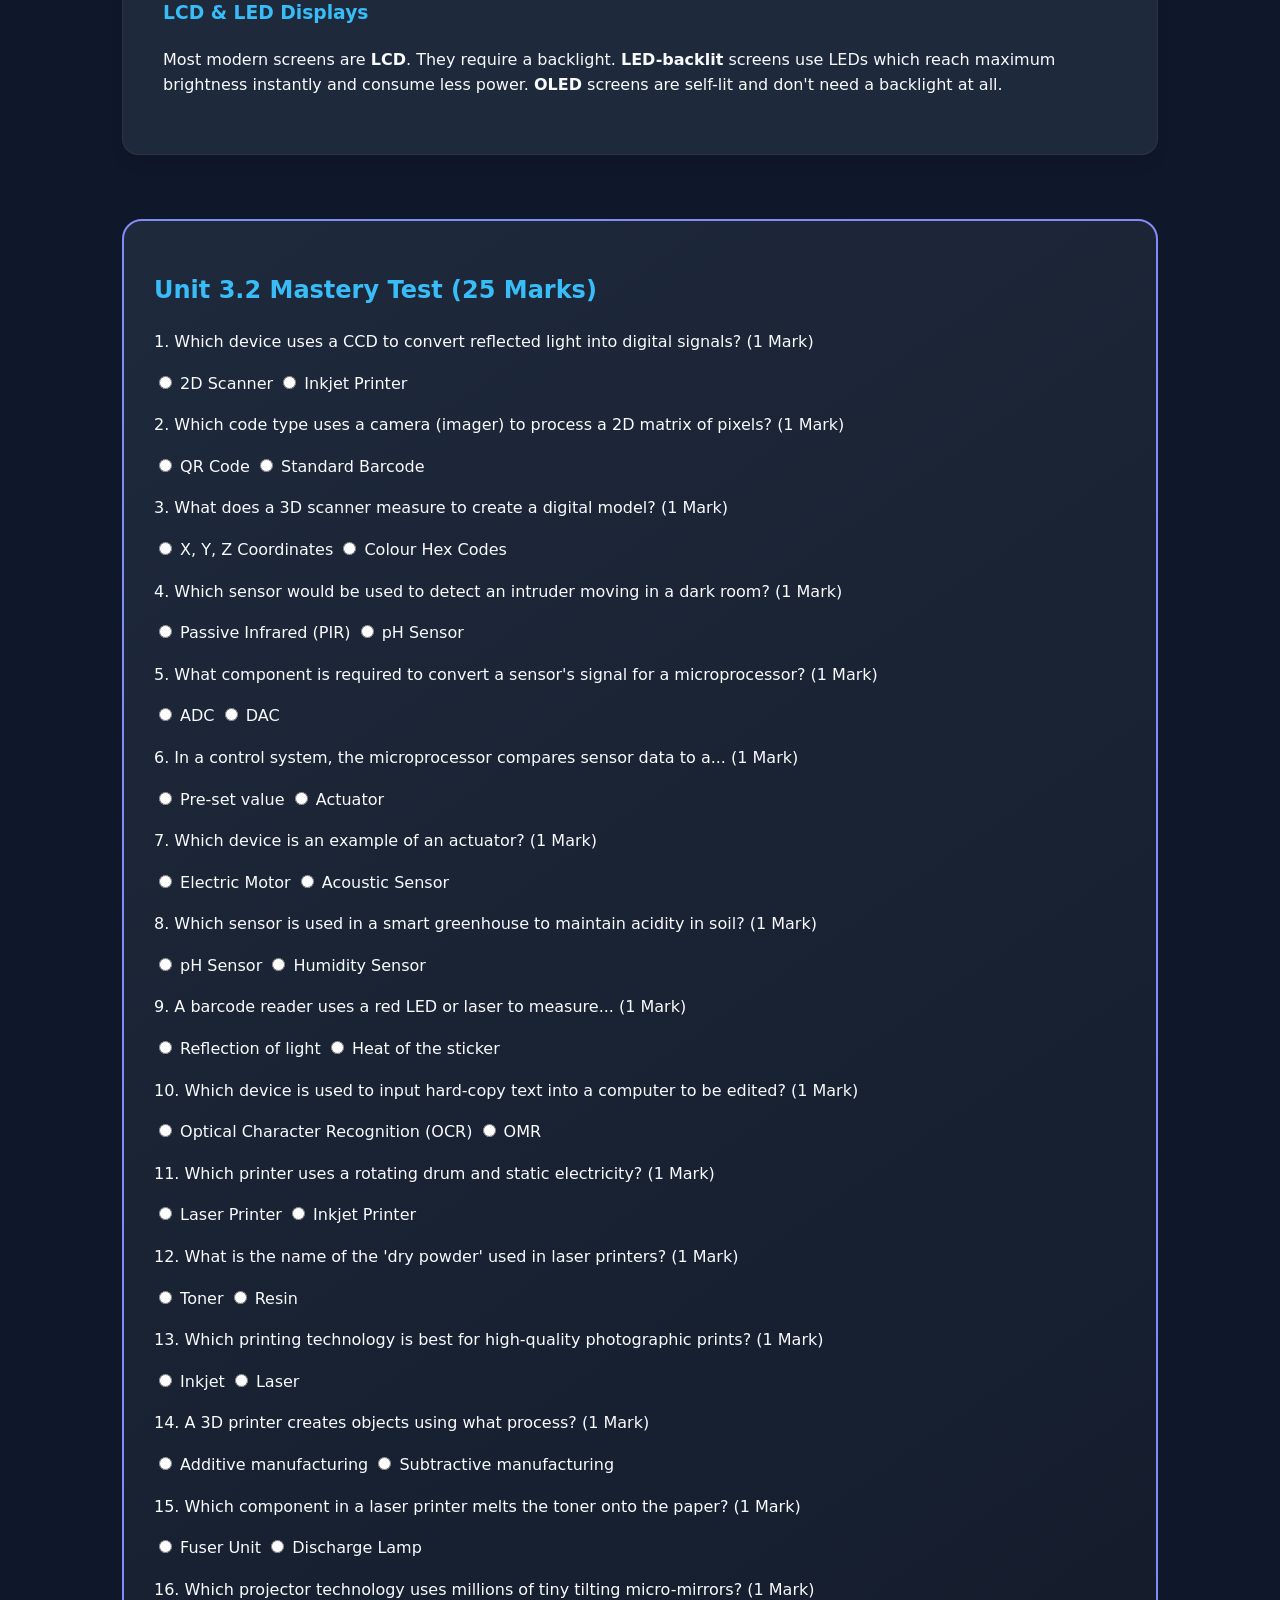
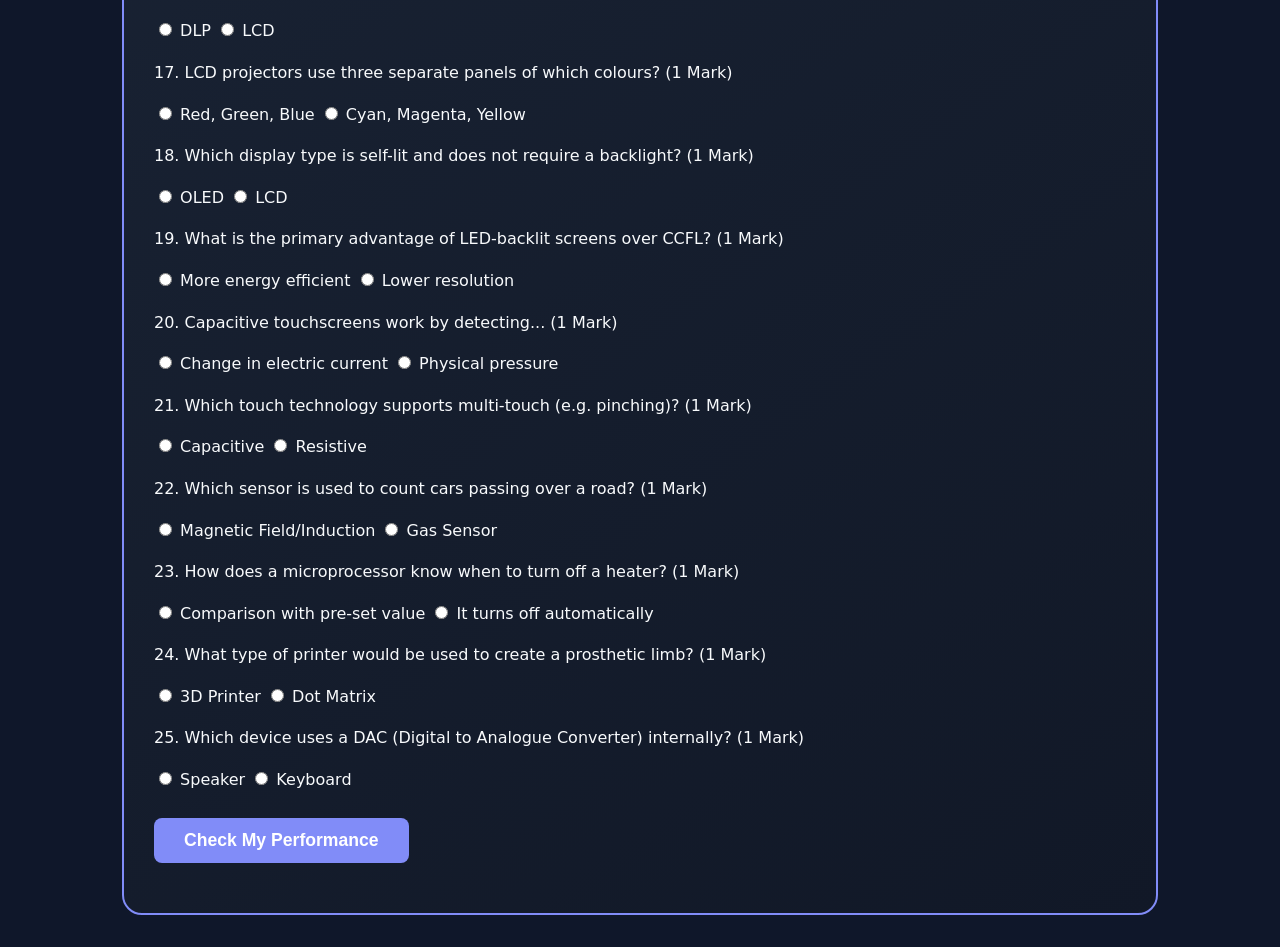
<file: input-output.html>
<!DOCTYPE html>
<html lang="en">
<head>
    <meta charset="UTF-8">
    <meta name="viewport" content="width=device-width, initial-scale=1.0">
    <title>3.2 Input & Output Devices | IGCSE CS</title>
    <link rel="stylesheet" href="style.css">
</head>
<body>

    <nav>
        <div class="logo">0984 HARDWARE QUEST</div>
        <div>
            <a href="index.html" style="color: white; margin-left: 20px;">Home</a>
            <a href="architecture.html" style="color: white; margin-left: 20px;">Architecture</a>
            <a href="storage.html" style="color: white; margin-left: 20px;">Next: Storage</a>
        </div>
    </nav>

    <main class="container">
        <header style="padding: 2rem 0;">
            <h1>3.2 Input and Output Devices</h1>
            <p style="color: var(--accent-blue);">Comprehensive study of hardware interfaces and the Physical-Digital bridge.</p>
        </header>

        <section class="card">
            <h2>3.2.1 Scanning Technologies</h2>
            <p>Devices like <strong>2D Scanners</strong> use a bright light and a <strong>Charge-Coupled Device (CCD)</strong> to convert reflected light into electrical signals. <strong>3D Scanners</strong> use lasers or X-rays to measure the X, Y, and Z coordinates of an object to build a digital CAD model.</p>
            
            <h3 style="margin-top:15px;">Barcodes vs QR Codes</h3>
            <ul>
                <li><strong>Barcodes:</strong> 1D linear codes read by laser/LED. Primarily used for stock identification in retail.</li>
                <li><strong>QR Codes:</strong> 2D matrix codes read by a camera. Can store much more data (URLs, contact info).</li>
            </ul>
        </section>

        <section class="card">
            <h2>3.2.2 Sensors and Control Systems</h2>
            <p>In automated systems, <strong>sensors</strong> measure physical properties (analogue). For a computer to understand this, an <strong>ADC (Analogue to Digital Converter)</strong> is required.</p>
            <div style="background: rgba(0,0,0,0.2); padding: 15px; border-left: 4px solid var(--accent-blue);">
                <strong>The Process:</strong>
                <ol>
                    <li>Sensor sends analogue signal to ADC.</li>
                    <li>ADC sends digital data to the Microprocessor.</li>
                    <li>Microprocessor compares data to a <strong>Pre-set Value</strong>.</li>
                    <li>If action is needed, a signal is sent to an <strong>Actuator</strong> (e.g., motor, heater).</li>
                </ol>
            </div>
        </section>

        <section class="card">
            <h2>3.2.3 Output Technologies</h2>
            <p><strong>Inkjet Printers</strong> use liquid ink droplets (Thermal Bubble or Piezoelectric), while <strong>Laser Printers</strong> use dry powder (Toner) and static electricity to bond images to paper using a fuser.</p>
            
            <h3 style="margin-top:20px;">Touchscreen Technologies</h3>
            <table>
                <tr>
                    <th>Type</th>
                    <th>How it Works</th>
                    <th>Pros/Cons</th>
                </tr>
                <tr>
                    <td><strong>Capacitive</strong></td>
                    <td>Detects change in electric field from a finger.</td>
                    <td>✅ Durable, supports multi-touch. ❌ No gloves.</td>
                </tr>
                <tr>
                    <td><strong>Resistive</strong></td>
                    <td>Physical layers press together to complete a circuit.</td>
                    <td>✅ Cheap, works with stylus/gloves. ❌ Easily damaged.</td>
                </tr>
            </table>

            <h3 style="margin-top:20px;">LCD & LED Displays</h3>
            <p>Most modern screens are <strong>LCD</strong>. They require a backlight. <strong>LED-backlit</strong> screens use LEDs which reach maximum brightness instantly and consume less power. <strong>OLED</strong> screens are self-lit and don't need a backlight at all.</p>
        </section>

        <section class="quiz-section">
            <h2>Unit 3.2 Mastery Test (25 Marks)</h2>
            <form id="quiz-3-2">
                
                <p>1. Which device uses a CCD to convert reflected light into digital signals? (1 Mark)</p>
                <input type="radio" name="q1" value="correct"> 2D Scanner <input type="radio" name="q1" value="w"> Inkjet Printer

                <p>2. Which code type uses a camera (imager) to process a 2D matrix of pixels? (1 Mark)</p>
                <input type="radio" name="q2" value="correct"> QR Code <input type="radio" name="q2" value="w"> Standard Barcode

                <p>3. What does a 3D scanner measure to create a digital model? (1 Mark)</p>
                <input type="radio" name="q3" value="correct"> X, Y, Z Coordinates <input type="radio" name="q3" value="w"> Colour Hex Codes

                <p>4. Which sensor would be used to detect an intruder moving in a dark room? (1 Mark)</p>
                <input type="radio" name="q4" value="correct"> Passive Infrared (PIR) <input type="radio" name="q4" value="w"> pH Sensor

                <p>5. What component is required to convert a sensor's signal for a microprocessor? (1 Mark)</p>
                <input type="radio" name="q5" value="correct"> ADC <input type="radio" name="q5" value="w"> DAC

                <p>6. In a control system, the microprocessor compares sensor data to a... (1 Mark)</p>
                <input type="radio" name="q6" value="correct"> Pre-set value <input type="radio" name="q6" value="w"> Actuator

                <p>7. Which device is an example of an actuator? (1 Mark)</p>
                <input type="radio" name="q7" value="correct"> Electric Motor <input type="radio" name="q7" value="w"> Acoustic Sensor

                <p>8. Which sensor is used in a smart greenhouse to maintain acidity in soil? (1 Mark)</p>
                <input type="radio" name="q8" value="correct"> pH Sensor <input type="radio" name="q8" value="w"> Humidity Sensor

                <p>9. A barcode reader uses a red LED or laser to measure... (1 Mark)</p>
                <input type="radio" name="q9" value="correct"> Reflection of light <input type="radio" name="q9" value="w"> Heat of the sticker

                <p>10. Which device is used to input hard-copy text into a computer to be edited? (1 Mark)</p>
                <input type="radio" name="q10" value="correct"> Optical Character Recognition (OCR) <input type="radio" name="q10" value="w"> OMR

                <p>11. Which printer uses a rotating drum and static electricity? (1 Mark)</p>
                <input type="radio" name="q11" value="correct"> Laser Printer <input type="radio" name="q11" value="w"> Inkjet Printer

                <p>12. What is the name of the 'dry powder' used in laser printers? (1 Mark)</p>
                <input type="radio" name="q12" value="correct"> Toner <input type="radio" name="q12" value="w"> Resin

                <p>13. Which printing technology is best for high-quality photographic prints? (1 Mark)</p>
                <input type="radio" name="q13" value="correct"> Inkjet <input type="radio" name="q13" value="w"> Laser

                <p>14. A 3D printer creates objects using what process? (1 Mark)</p>
                <input type="radio" name="q14" value="correct"> Additive manufacturing <input type="radio" name="q14" value="w"> Subtractive manufacturing

                <p>15. Which component in a laser printer melts the toner onto the paper? (1 Mark)</p>
                <input type="radio" name="q15" value="correct"> Fuser Unit <input type="radio" name="q15" value="w"> Discharge Lamp

                <p>16. Which projector technology uses millions of tiny tilting micro-mirrors? (1 Mark)</p>
                <input type="radio" name="q16" value="correct"> DLP <input type="radio" name="q16" value="w"> LCD

                <p>17. LCD projectors use three separate panels of which colours? (1 Mark)</p>
                <input type="radio" name="q17" value="correct"> Red, Green, Blue <input type="radio" name="q17" value="w"> Cyan, Magenta, Yellow

                <p>18. Which display type is self-lit and does not require a backlight? (1 Mark)</p>
                <input type="radio" name="q18" value="correct"> OLED <input type="radio" name="q18" value="w"> LCD

                <p>19. What is the primary advantage of LED-backlit screens over CCFL? (1 Mark)</p>
                <input type="radio" name="q19" value="correct"> More energy efficient <input type="radio" name="q19" value="w"> Lower resolution

                <p>20. Capacitive touchscreens work by detecting... (1 Mark)</p>
                <input type="radio" name="q20" value="correct"> Change in electric current <input type="radio" name="q20" value="w"> Physical pressure

                <p>21. Which touch technology supports multi-touch (e.g. pinching)? (1 Mark)</p>
                <input type="radio" name="q21" value="correct"> Capacitive <input type="radio" name="q21" value="w"> Resistive

                <p>22. Which sensor is used to count cars passing over a road? (1 Mark)</p>
                <input type="radio" name="q22" value="correct"> Magnetic Field/Induction <input type="radio" name="q22" value="w"> Gas Sensor

                <p>23. How does a microprocessor know when to turn off a heater? (1 Mark)</p>
                <input type="radio" name="q23" value="correct"> Comparison with pre-set value <input type="radio" name="q23" value="w"> It turns off automatically

                <p>24. What type of printer would be used to create a prosthetic limb? (1 Mark)</p>
                <input type="radio" name="q24" value="correct"> 3D Printer <input type="radio" name="q24" value="w"> Dot Matrix

                <p>25. Which device uses a DAC (Digital to Analogue Converter) internally? (1 Mark)</p>
                <input type="radio" name="q25" value="correct"> Speaker <input type="radio" name="q25" value="w"> Keyboard

                <br><br>
                <button type="button" class="btn-gamify" onclick="calculateScore('3-2')">Check My Performance</button>
            </form>
            <div id="result-3-2" style="margin-top: 20px;"></div>
        </section>
    </main>

    <script src="main.js"></script>
</body>
</html>
</file>
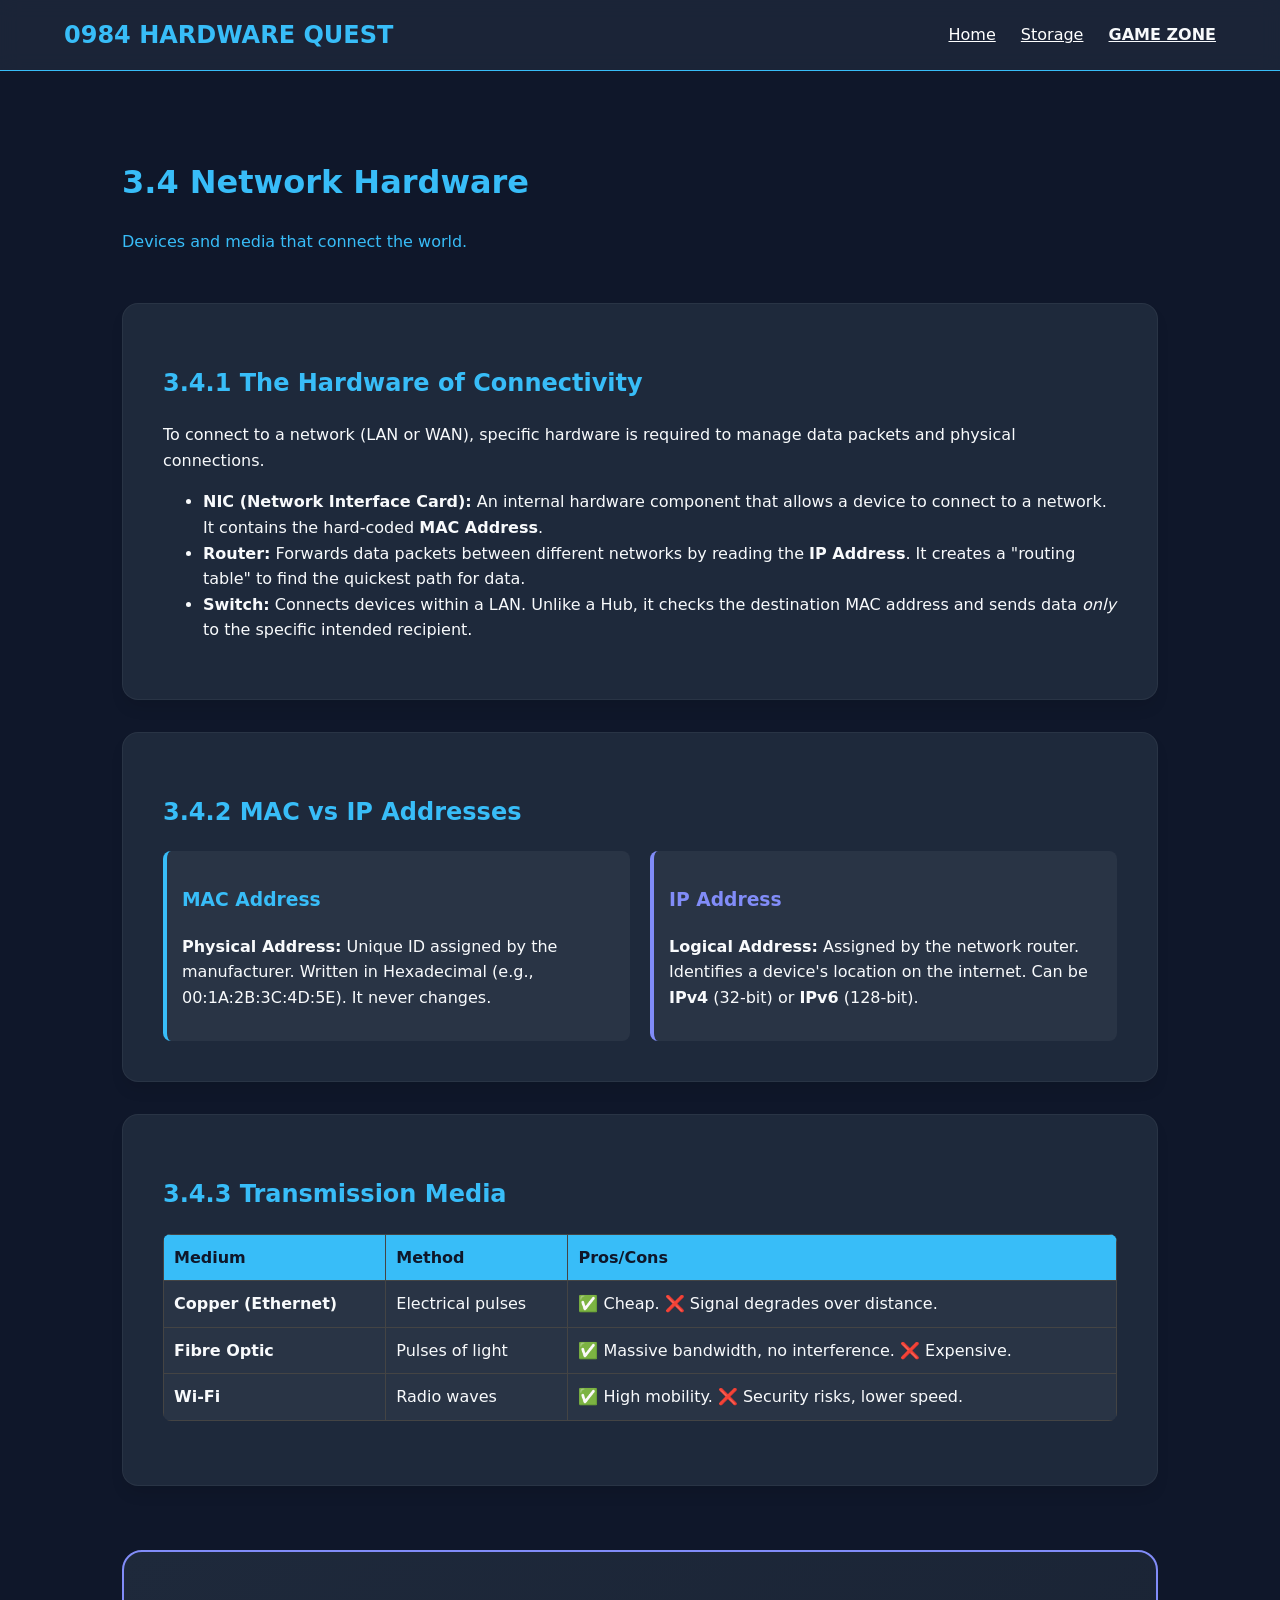
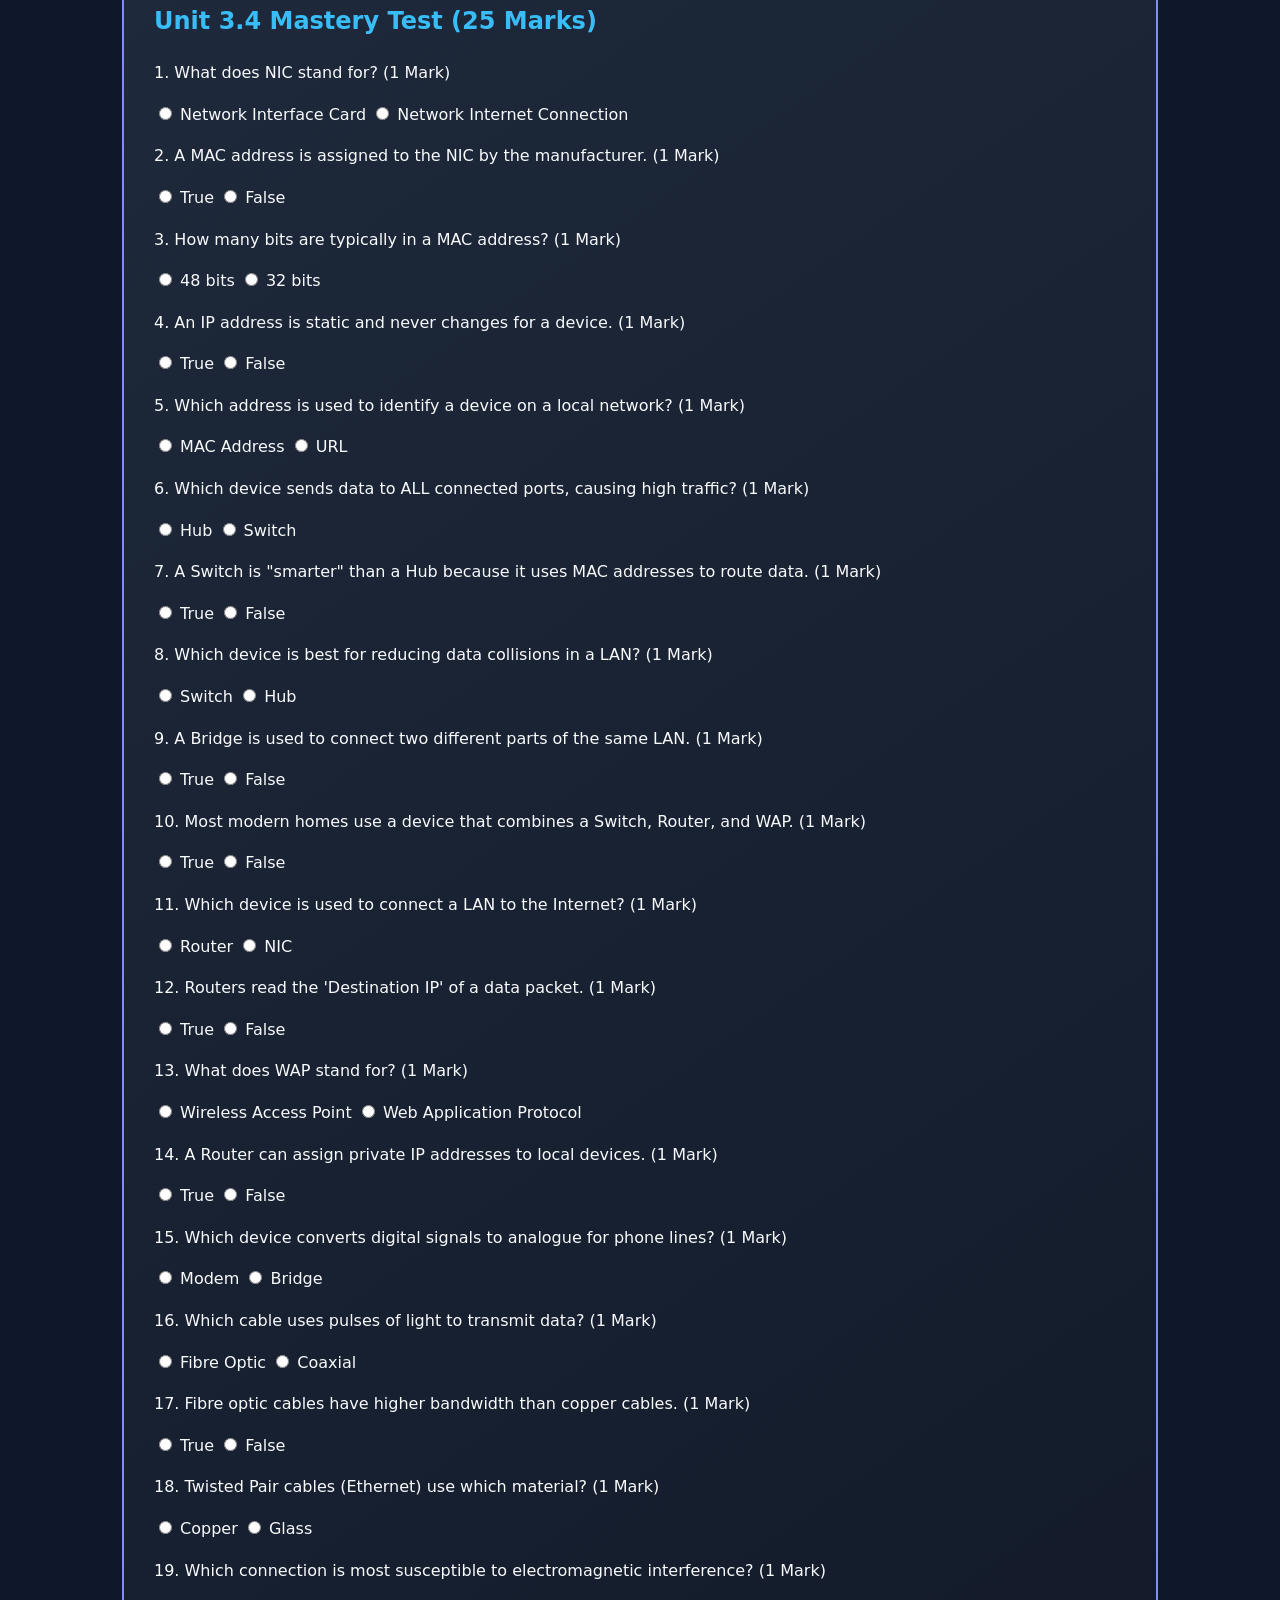
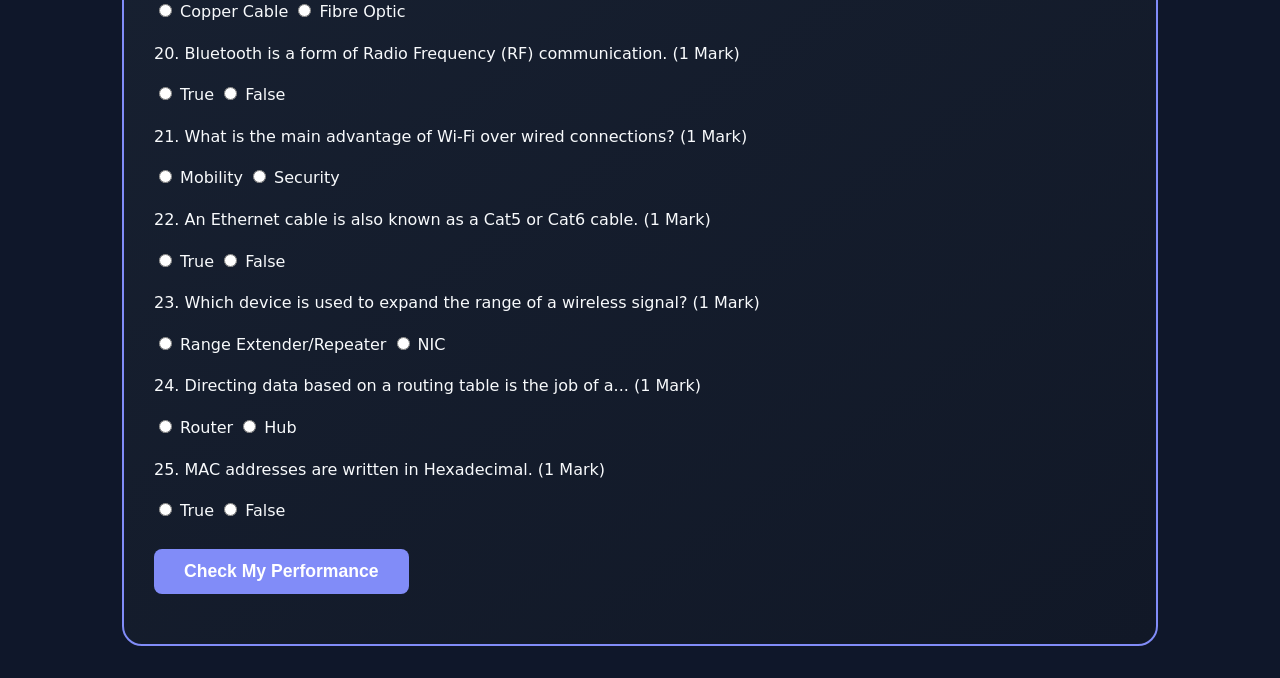
<file: network.html>
<!DOCTYPE html>
<html lang="en">
<head>
    <meta charset="UTF-8">
    <meta name="viewport" content="width=device-width, initial-scale=1.0">
    <title>3.4 Network Hardware | IGCSE CS</title>
    <link rel="stylesheet" href="style.css">
</head>
<body>

    <nav>
        <div class="logo">0984 HARDWARE QUEST</div>
        <div>
            <a href="index.html" style="color: white; margin-left: 20px;">Home</a>
            <a href="storage.html" style="color: white; margin-left: 20px;">Storage</a>
            <a href="game.html" style="color: white; margin-left: 20px; font-weight: bold; color: var(--accent-yellow);">GAME ZONE</a>
        </div>
    </nav>

    <main class="container">
        <header style="padding: 2rem 0;">
            <h1>3.4 Network Hardware</h1>
            <p style="color: var(--accent-blue);">Devices and media that connect the world.</p>
        </header>

        <section class="card">
            <h2>3.4.1 The Hardware of Connectivity</h2>
            <p>To connect to a network (LAN or WAN), specific hardware is required to manage data packets and physical connections.</p>
            <ul>
                <li><strong>NIC (Network Interface Card):</strong> An internal hardware component that allows a device to connect to a network. It contains the hard-coded <strong>MAC Address</strong>.</li>
                <li><strong>Router:</strong> Forwards data packets between different networks by reading the <strong>IP Address</strong>. It creates a "routing table" to find the quickest path for data.</li>
                <li><strong>Switch:</strong> Connects devices within a LAN. Unlike a Hub, it checks the destination MAC address and sends data <em>only</em> to the specific intended recipient.</li>
            </ul>
        </section>

        <section class="card">
            <h2>3.4.2 MAC vs IP Addresses</h2>
            <div style="display: grid; grid-template-columns: 1fr 1fr; gap: 20px;">
                <div style="background: rgba(255,255,255,0.05); padding: 15px; border-radius: 8px; border-left: 4px solid var(--accent-blue);">
                    <h3 style="color: var(--accent-blue);">MAC Address</h3>
                    <p><strong>Physical Address:</strong> Unique ID assigned by the manufacturer. Written in Hexadecimal (e.g., 00:1A:2B:3C:4D:5E). It never changes.</p>
                </div>
                <div style="background: rgba(255,255,255,0.05); padding: 15px; border-radius: 8px; border-left: 4px solid var(--accent-purple);">
                    <h3 style="color: var(--accent-purple);">IP Address</h3>
                    <p><strong>Logical Address:</strong> Assigned by the network router. Identifies a device's location on the internet. Can be <strong>IPv4</strong> (32-bit) or <strong>IPv6</strong> (128-bit).</p>
                </div>
            </div>
        </section>

        <section class="card">
            <h2>3.4.3 Transmission Media</h2>
            <table style="width: 100%; border-collapse: collapse; margin-top:10px;">
                <tr style="background: rgba(0,0,0,0.3);">
                    <th style="padding: 10px; border: 1px solid #444;">Medium</th>
                    <th style="padding: 10px; border: 1px solid #444;">Method</th>
                    <th style="padding: 10px; border: 1px solid #444;">Pros/Cons</th>
                </tr>
                <tr>
                    <td style="padding: 10px; border: 1px solid #444;"><strong>Copper (Ethernet)</strong></td>
                    <td style="padding: 10px; border: 1px solid #444;">Electrical pulses</td>
                    <td style="padding: 10px; border: 1px solid #444;">✅ Cheap. ❌ Signal degrades over distance.</td>
                </tr>
                <tr>
                    <td style="padding: 10px; border: 1px solid #444;"><strong>Fibre Optic</strong></td>
                    <td style="padding: 10px; border: 1px solid #444;">Pulses of light</td>
                    <td style="padding: 10px; border: 1px solid #444;">✅ Massive bandwidth, no interference. ❌ Expensive.</td>
                </tr>
                <tr>
                    <td style="padding: 10px; border: 1px solid #444;"><strong>Wi-Fi</strong></td>
                    <td style="padding: 10px; border: 1px solid #444;">Radio waves</td>
                    <td style="padding: 10px; border: 1px solid #444;">✅ High mobility. ❌ Security risks, lower speed.</td>
                </tr>
            </table>
        </section>

        <section class="quiz-section">
            <h2>Unit 3.4 Mastery Test (25 Marks)</h2>
            <form id="quiz-3-4">
                
                <p>1. What does NIC stand for? (1 Mark)</p>
                <input type="radio" name="q1" value="correct"> Network Interface Card <input type="radio" name="q1" value="w"> Network Internet Connection

                <p>2. A MAC address is assigned to the NIC by the manufacturer. (1 Mark)</p>
                <input type="radio" name="q2" value="correct"> True <input type="radio" name="q2" value="w"> False

                <p>3. How many bits are typically in a MAC address? (1 Mark)</p>
                <input type="radio" name="q3" value="correct"> 48 bits <input type="radio" name="q3" value="w"> 32 bits

                <p>4. An IP address is static and never changes for a device. (1 Mark)</p>
                <input type="radio" name="q4" value="w"> True <input type="radio" name="q4" value="correct"> False

                <p>5. Which address is used to identify a device on a local network? (1 Mark)</p>
                <input type="radio" name="q5" value="correct"> MAC Address <input type="radio" name="q5" value="w"> URL

                <p>6. Which device sends data to ALL connected ports, causing high traffic? (1 Mark)</p>
                <input type="radio" name="q6" value="correct"> Hub <input type="radio" name="q6" value="w"> Switch

                <p>7. A Switch is "smarter" than a Hub because it uses MAC addresses to route data. (1 Mark)</p>
                <input type="radio" name="q7" value="correct"> True <input type="radio" name="q7" value="w"> False

                <p>8. Which device is best for reducing data collisions in a LAN? (1 Mark)</p>
                <input type="radio" name="q8" value="correct"> Switch <input type="radio" name="q8" value="w"> Hub

                <p>9. A Bridge is used to connect two different parts of the same LAN. (1 Mark)</p>
                <input type="radio" name="q9" value="correct"> True <input type="radio" name="q9" value="w"> False

                <p>10. Most modern homes use a device that combines a Switch, Router, and WAP. (1 Mark)</p>
                <input type="radio" name="q10" value="correct"> True <input type="radio" name="q10" value="w"> False

                <p>11. Which device is used to connect a LAN to the Internet? (1 Mark)</p>
                <input type="radio" name="q11" value="correct"> Router <input type="radio" name="q11" value="w"> NIC

                <p>12. Routers read the 'Destination IP' of a data packet. (1 Mark)</p>
                <input type="radio" name="q12" value="correct"> True <input type="radio" name="q12" value="w"> False

                <p>13. What does WAP stand for? (1 Mark)</p>
                <input type="radio" name="q13" value="correct"> Wireless Access Point <input type="radio" name="q13" value="w"> Web Application Protocol

                <p>14. A Router can assign private IP addresses to local devices. (1 Mark)</p>
                <input type="radio" name="q14" value="correct"> True <input type="radio" name="q14" value="w"> False

                <p>15. Which device converts digital signals to analogue for phone lines? (1 Mark)</p>
                <input type="radio" name="q15" value="correct"> Modem <input type="radio" name="q15" value="w"> Bridge

                <p>16. Which cable uses pulses of light to transmit data? (1 Mark)</p>
                <input type="radio" name="q16" value="correct"> Fibre Optic <input type="radio" name="q16" value="w"> Coaxial

                <p>17. Fibre optic cables have higher bandwidth than copper cables. (1 Mark)</p>
                <input type="radio" name="q17" value="correct"> True <input type="radio" name="q17" value="w"> False

                <p>18. Twisted Pair cables (Ethernet) use which material? (1 Mark)</p>
                <input type="radio" name="q18" value="correct"> Copper <input type="radio" name="q18" value="w"> Glass

                <p>19. Which connection is most susceptible to electromagnetic interference? (1 Mark)</p>
                <input type="radio" name="q19" value="correct"> Copper Cable <input type="radio" name="q19" value="w"> Fibre Optic

                <p>20. Bluetooth is a form of Radio Frequency (RF) communication. (1 Mark)</p>
                <input type="radio" name="q20" value="correct"> True <input type="radio" name="q20" value="w"> False

                <p>21. What is the main advantage of Wi-Fi over wired connections? (1 Mark)</p>
                <input type="radio" name="q21" value="correct"> Mobility <input type="radio" name="q21" value="w"> Security

                <p>22. An Ethernet cable is also known as a Cat5 or Cat6 cable. (1 Mark)</p>
                <input type="radio" name="q22" value="correct"> True <input type="radio" name="q22" value="w"> False

                <p>23. Which device is used to expand the range of a wireless signal? (1 Mark)</p>
                <input type="radio" name="q23" value="correct"> Range Extender/Repeater <input type="radio" name="q23" value="w"> NIC

                <p>24. Directing data based on a routing table is the job of a... (1 Mark)</p>
                <input type="radio" name="q24" value="correct"> Router <input type="radio" name="q24" value="w"> Hub

                <p>25. MAC addresses are written in Hexadecimal. (1 Mark)</p>
                <input type="radio" name="q25" value="correct"> True <input type="radio" name="q25" value="w"> False

                <br><br>
                <button type="button" class="btn-gamify" onclick="calculateScore('3-4')">Check My Performance</button>
            </form>
            <div id="result-3-4" style="margin-top: 20px;"></div>
        </section>
    </main>

    <script src="main.js"></script>
</body>
</html>
</file>
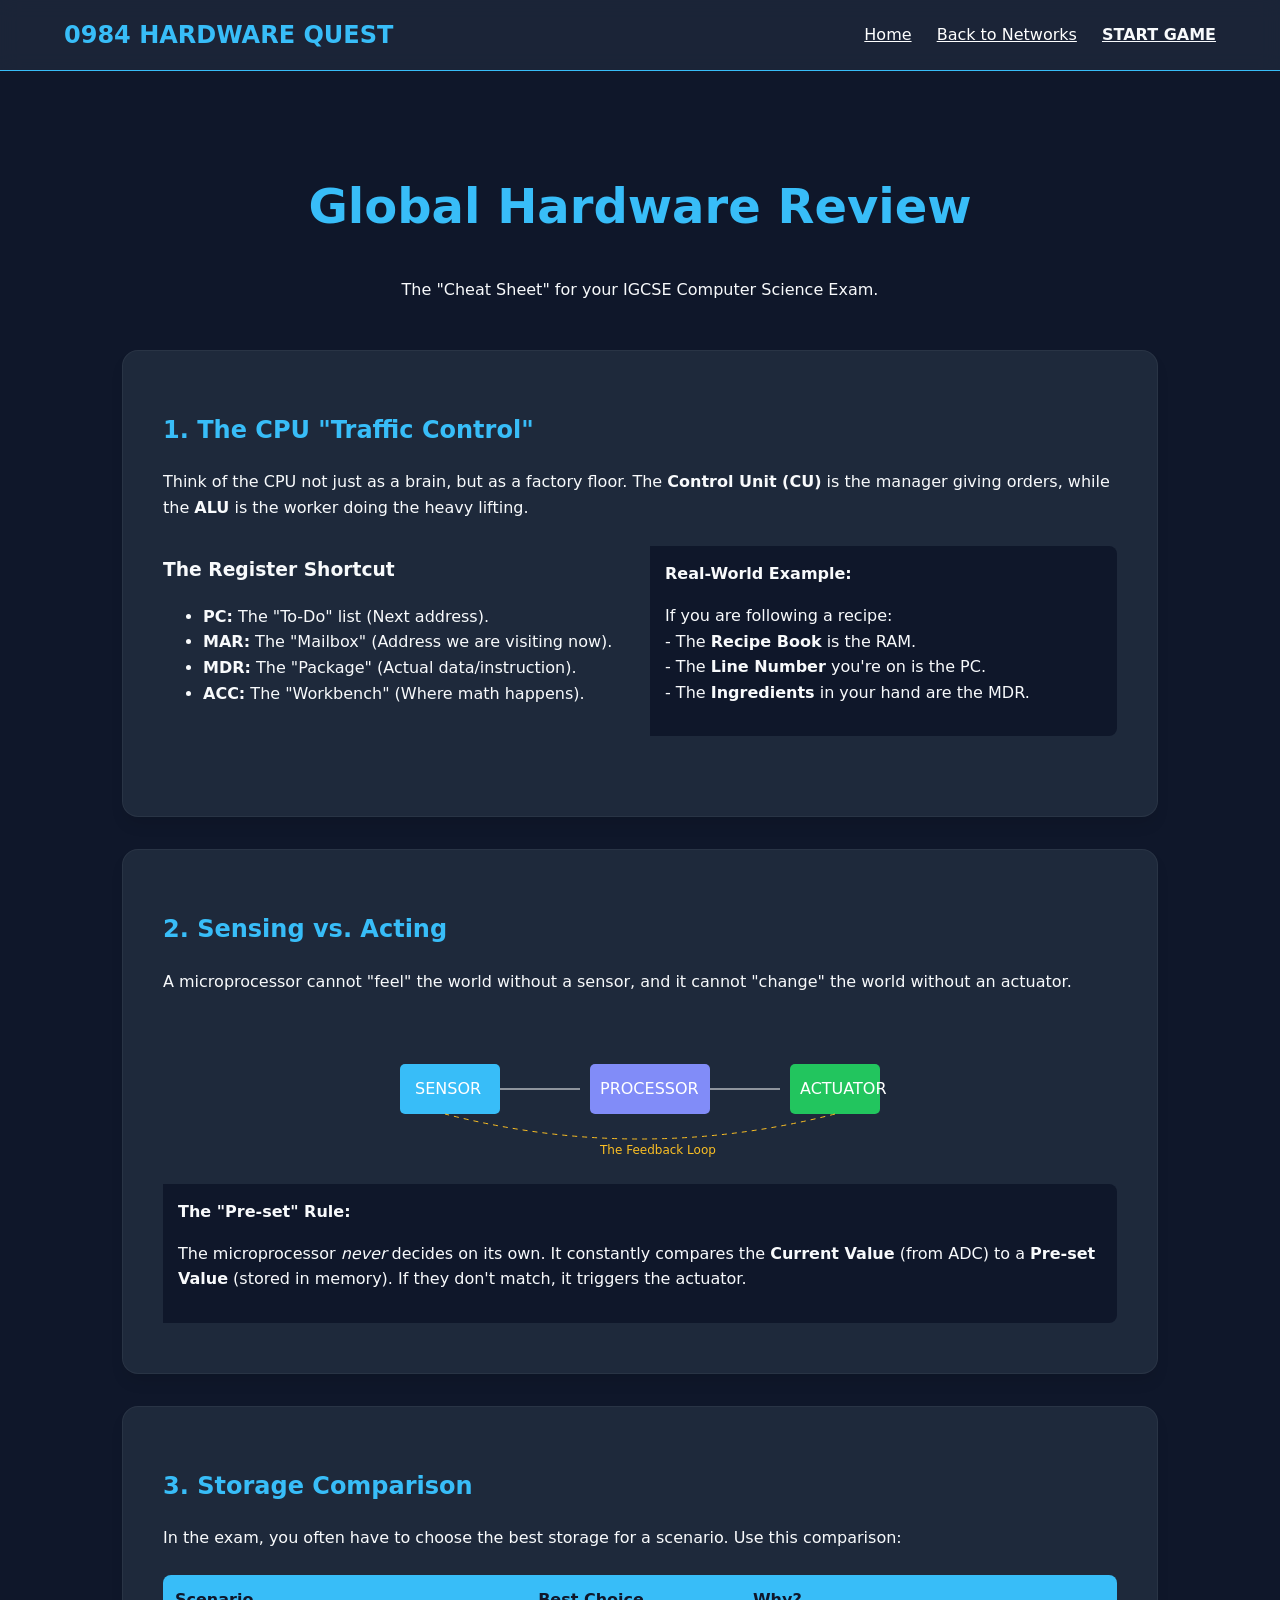
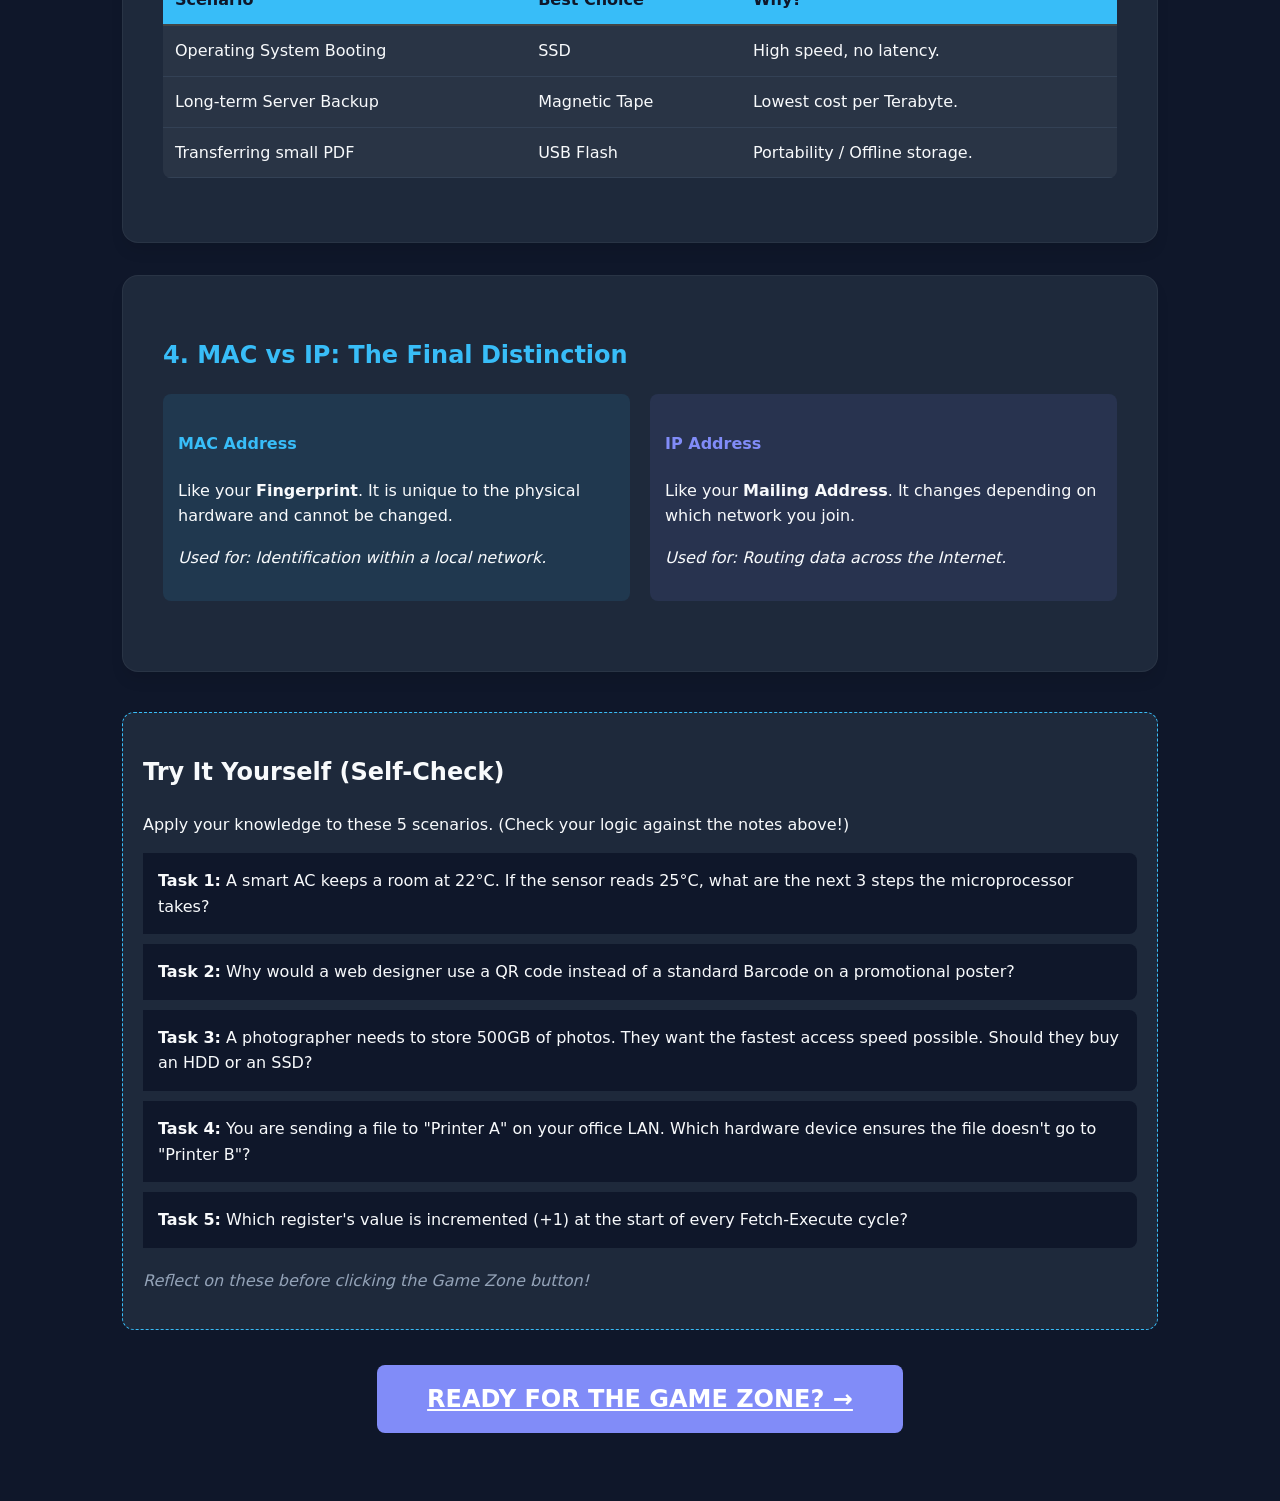
<file: notes.html>
<!DOCTYPE html>
<html lang="en">
<head>
    <meta charset="UTF-8">
    <meta name="viewport" content="width=device-width, initial-scale=1.0">
    <title>Master Review Notes | IGCSE CS</title>
    <link rel="stylesheet" href="style.css">
    <style>
        .note-grid { display: grid; grid-template-columns: 1fr 1fr; gap: 20px; margin-bottom: 30px; }
        .example-box { background: #0f172a; border-left: 5px solid var(--accent-yellow); padding: 15px; margin: 10px 0; border-radius: 0 8px 8px 0; }
        .try-it-container { background: #1e293b; padding: 20px; border-radius: 12px; border: 1px dashed var(--accent-blue); margin-top: 40px; }
        .highlight { color: var(--accent-yellow); font-weight: bold; }
    </style>
</head>
<body>

    <nav>
        <div class="logo">0984 HARDWARE QUEST</div>
        <div>
            <a href="index.html" style="color: white; margin-left: 20px;">Home</a>
            <a href="network.html" style="color: white; margin-left: 20px;">Back to Networks</a>
            <a href="game.html" style="color: var(--accent-yellow); margin-left: 20px; font-weight: bold;">START GAME</a>
        </div>
    </nav>

    <main class="container">
        <header style="padding: 2rem 0; text-align: center;">
            <h1 style="font-size: 3rem;">Global Hardware Review</h1>
            <p>The "Cheat Sheet" for your IGCSE Computer Science Exam.</p>
        </header>

        <section class="card">
            <h2>1. The CPU "Traffic Control"</h2>
            <p>Think of the CPU not just as a brain, but as a factory floor. The <strong>Control Unit (CU)</strong> is the manager giving orders, while the <strong>ALU</strong> is the worker doing the heavy lifting.</p>
            
            <div class="note-grid">
                <div>
                    <h3 class="highlight">The Register Shortcut</h3>
                    <ul>
                        <li><strong>PC:</strong> The "To-Do" list (Next address).</li>
                        <li><strong>MAR:</strong> The "Mailbox" (Address we are visiting now).</li>
                        <li><strong>MDR:</strong> The "Package" (Actual data/instruction).</li>
                        <li><strong>ACC:</strong> The "Workbench" (Where math happens).</li>
                    </ul>
                </div>
                <div class="example-box">
                    <strong>Real-World Example:</strong>
                    <p>If you are following a recipe:<br>
                    - The <strong>Recipe Book</strong> is the RAM.<br>
                    - The <strong>Line Number</strong> you're on is the PC.<br>
                    - The <strong>Ingredients</strong> in your hand are the MDR.</p>
                </div>
            </div>
        </section>

        <section class="card">
            <h2>2. Sensing vs. Acting</h2>
            <p>A microprocessor cannot "feel" the world without a sensor, and it cannot "change" the world without an actuator.</p>
            
            <div style="text-align: center; margin: 20px 0;">
                <svg width="500" height="150" viewBox="0 0 500 150">
                    <rect x="10" y="50" width="100" height="50" fill="#38bdf8" rx="5"/>
                    <text x="25" y="80" fill="white">SENSOR</text>
                    <line x1="110" y1="75" x2="190" y2="75" stroke="white" marker-end="url(#arrowhead)"/>
                    
                    <rect x="200" y="50" width="120" height="50" fill="#818cf8" rx="5"/>
                    <text x="210" y="80" fill="white">PROCESSOR</text>
                    <line x1="320" y1="75" x2="390" y2="75" stroke="white" marker-end="url(#arrowhead)"/>
                    
                    <rect x="400" y="50" width="90" height="50" fill="#22c55e" rx="5"/>
                    <text x="410" y="80" fill="white">ACTUATOR</text>
                    
                    <path d="M445 100 Q 250 150 55 100" fill="none" stroke="#fbbf24" stroke-dasharray="5"/>
                    <text x="210" y="140" fill="#fbbf24" font-size="12">The Feedback Loop</text>
                </svg>
            </div>

            <div class="example-box">
                <strong>The "Pre-set" Rule:</strong>
                <p>The microprocessor <em>never</em> decides on its own. It constantly compares the <strong>Current Value</strong> (from ADC) to a <strong>Pre-set Value</strong> (stored in memory). If they don't match, it triggers the actuator.</p>
            </div>
        </section>

        <section class="card">
            <h2>3. Storage Comparison</h2>
            <p>In the exam, you often have to choose the best storage for a scenario. Use this comparison:</p>
            <table style="width: 100%; border-collapse: collapse;">
                <tr style="border-bottom: 2px solid #444;">
                    <th align="left">Scenario</th>
                    <th align="left">Best Choice</th>
                    <th align="left">Why?</th>
                </tr>
                <tr>
                    <td>Operating System Booting</td>
                    <td>SSD</td>
                    <td>High speed, no latency.</td>
                </tr>
                <tr>
                    <td>Long-term Server Backup</td>
                    <td>Magnetic Tape</td>
                    <td>Lowest cost per Terabyte.</td>
                </tr>
                <tr>
                    <td>Transferring small PDF</td>
                    <td>USB Flash</td>
                    <td>Portability / Offline storage.</td>
                </tr>
            </table>
        </section>

        <section class="card">
            <h2>4. MAC vs IP: The Final Distinction</h2>
            <div class="note-grid">
                <div style="background: rgba(56, 189, 248, 0.1); padding: 15px; border-radius: 8px;">
                    <h4 style="color: #38bdf8;">MAC Address</h4>
                    <p>Like your <strong>Fingerprint</strong>. It is unique to the physical hardware and cannot be changed.</p>
                    <p><em>Used for: Identification within a local network.</em></p>
                </div>
                <div style="background: rgba(129, 140, 248, 0.1); padding: 15px; border-radius: 8px;">
                    <h4 style="color: #818cf8;">IP Address</h4>
                    <p>Like your <strong>Mailing Address</strong>. It changes depending on which network you join.</p>
                    <p><em>Used for: Routing data across the Internet.</em></p>
                </div>
            </div>
        </section>

        <section class="try-it-container">
            <h2 style="color: var(--accent-yellow);">Try It Yourself (Self-Check)</h2>
            <p>Apply your knowledge to these 5 scenarios. (Check your logic against the notes above!)</p>
            
            <div class="example-box">
                <strong>Task 1:</strong> A smart AC keeps a room at 22°C. If the sensor reads 25°C, what are the next 3 steps the microprocessor takes?
            </div>

            <div class="example-box">
                <strong>Task 2:</strong> Why would a web designer use a QR code instead of a standard Barcode on a promotional poster?
            </div>

            <div class="example-box">
                <strong>Task 3:</strong> A photographer needs to store 500GB of photos. They want the fastest access speed possible. Should they buy an HDD or an SSD?
            </div>

            <div class="example-box">
                <strong>Task 4:</strong> You are sending a file to "Printer A" on your office LAN. Which hardware device ensures the file doesn't go to "Printer B"?
            </div>

            <div class="example-box">
                <strong>Task 5:</strong> Which register's value is incremented (+1) at the start of every Fetch-Execute cycle?
            </div>
            
            <p style="margin-top: 20px; font-style: italic; color: #94a3b8;">Reflect on these before clicking the Game Zone button!</p>
        </section>

        <div style="text-align: center; margin: 50px 0;">
            <a href="game.html" class="btn-gamify" style="padding: 20px 50px; font-size: 1.5rem;">READY FOR THE GAME ZONE? →</a>
        </div>

    </main>

    <script src="main.js"></script>
</body>
</html>
</file>
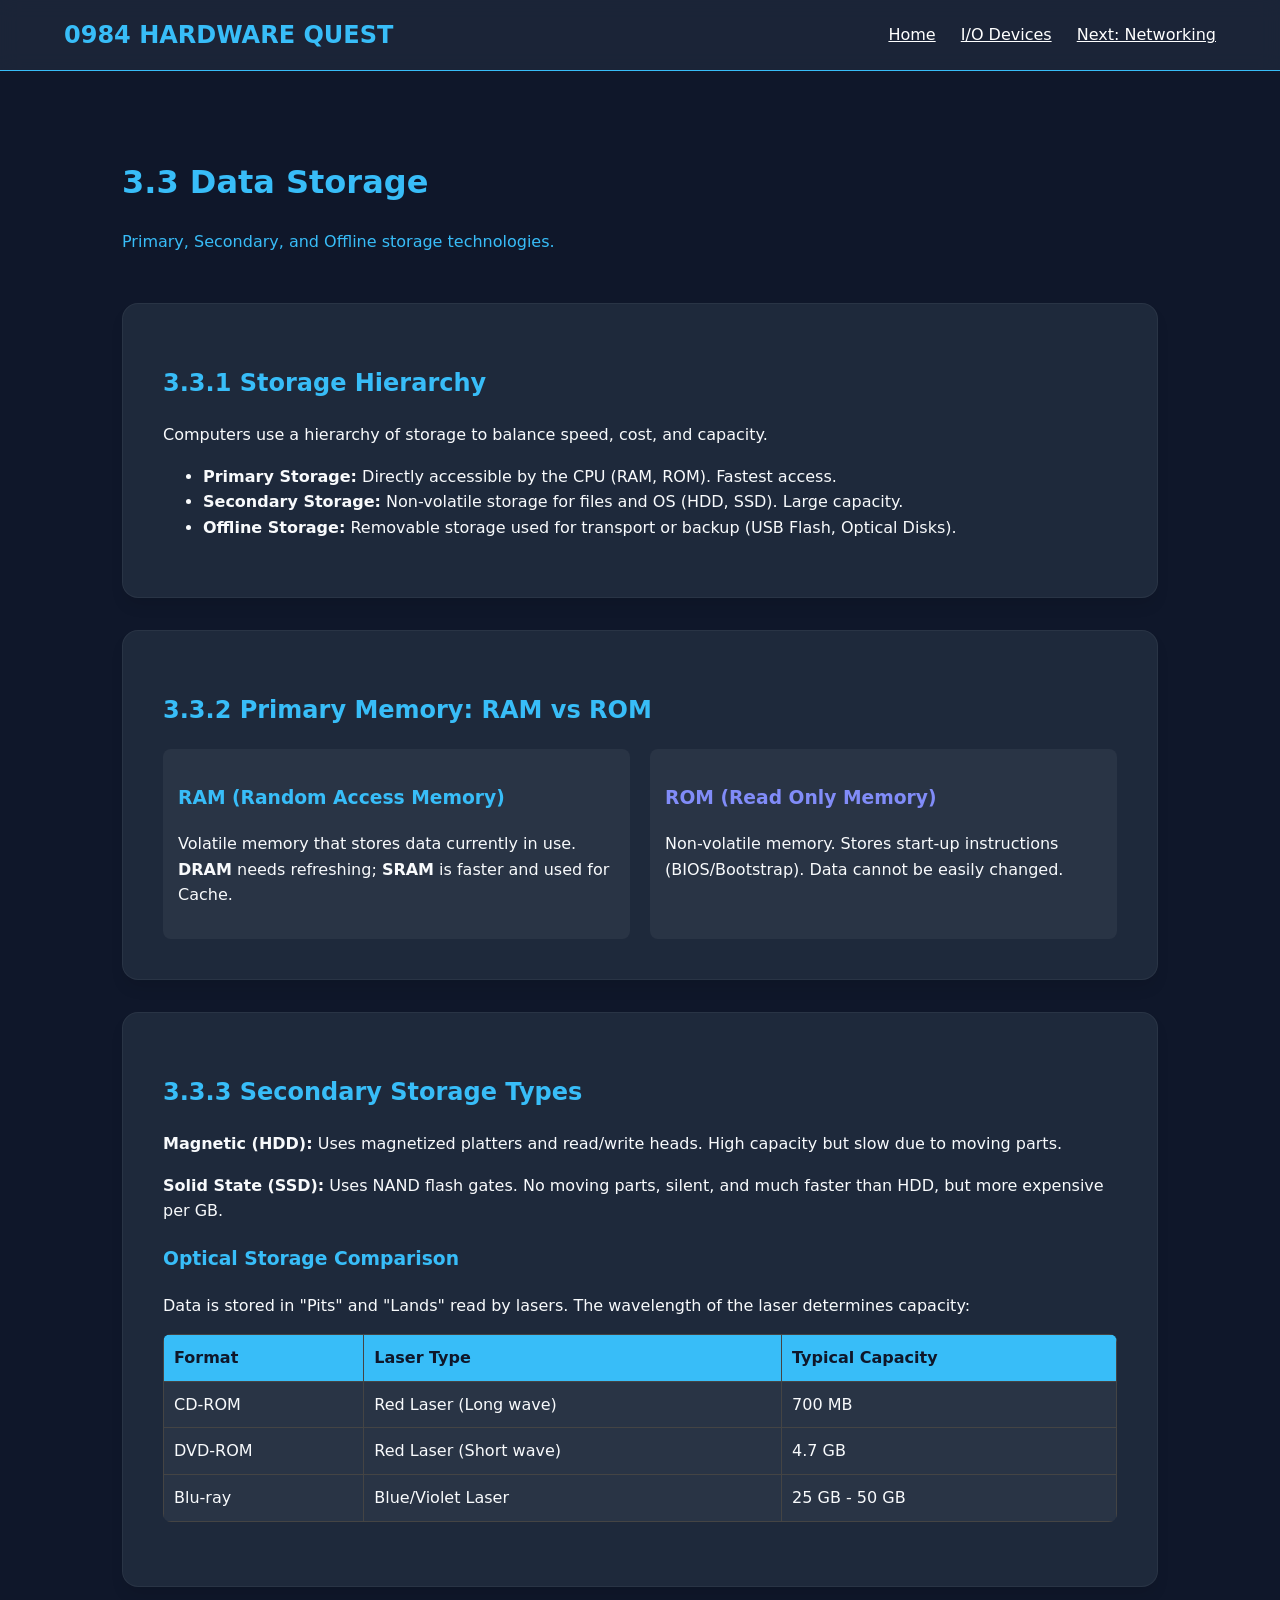
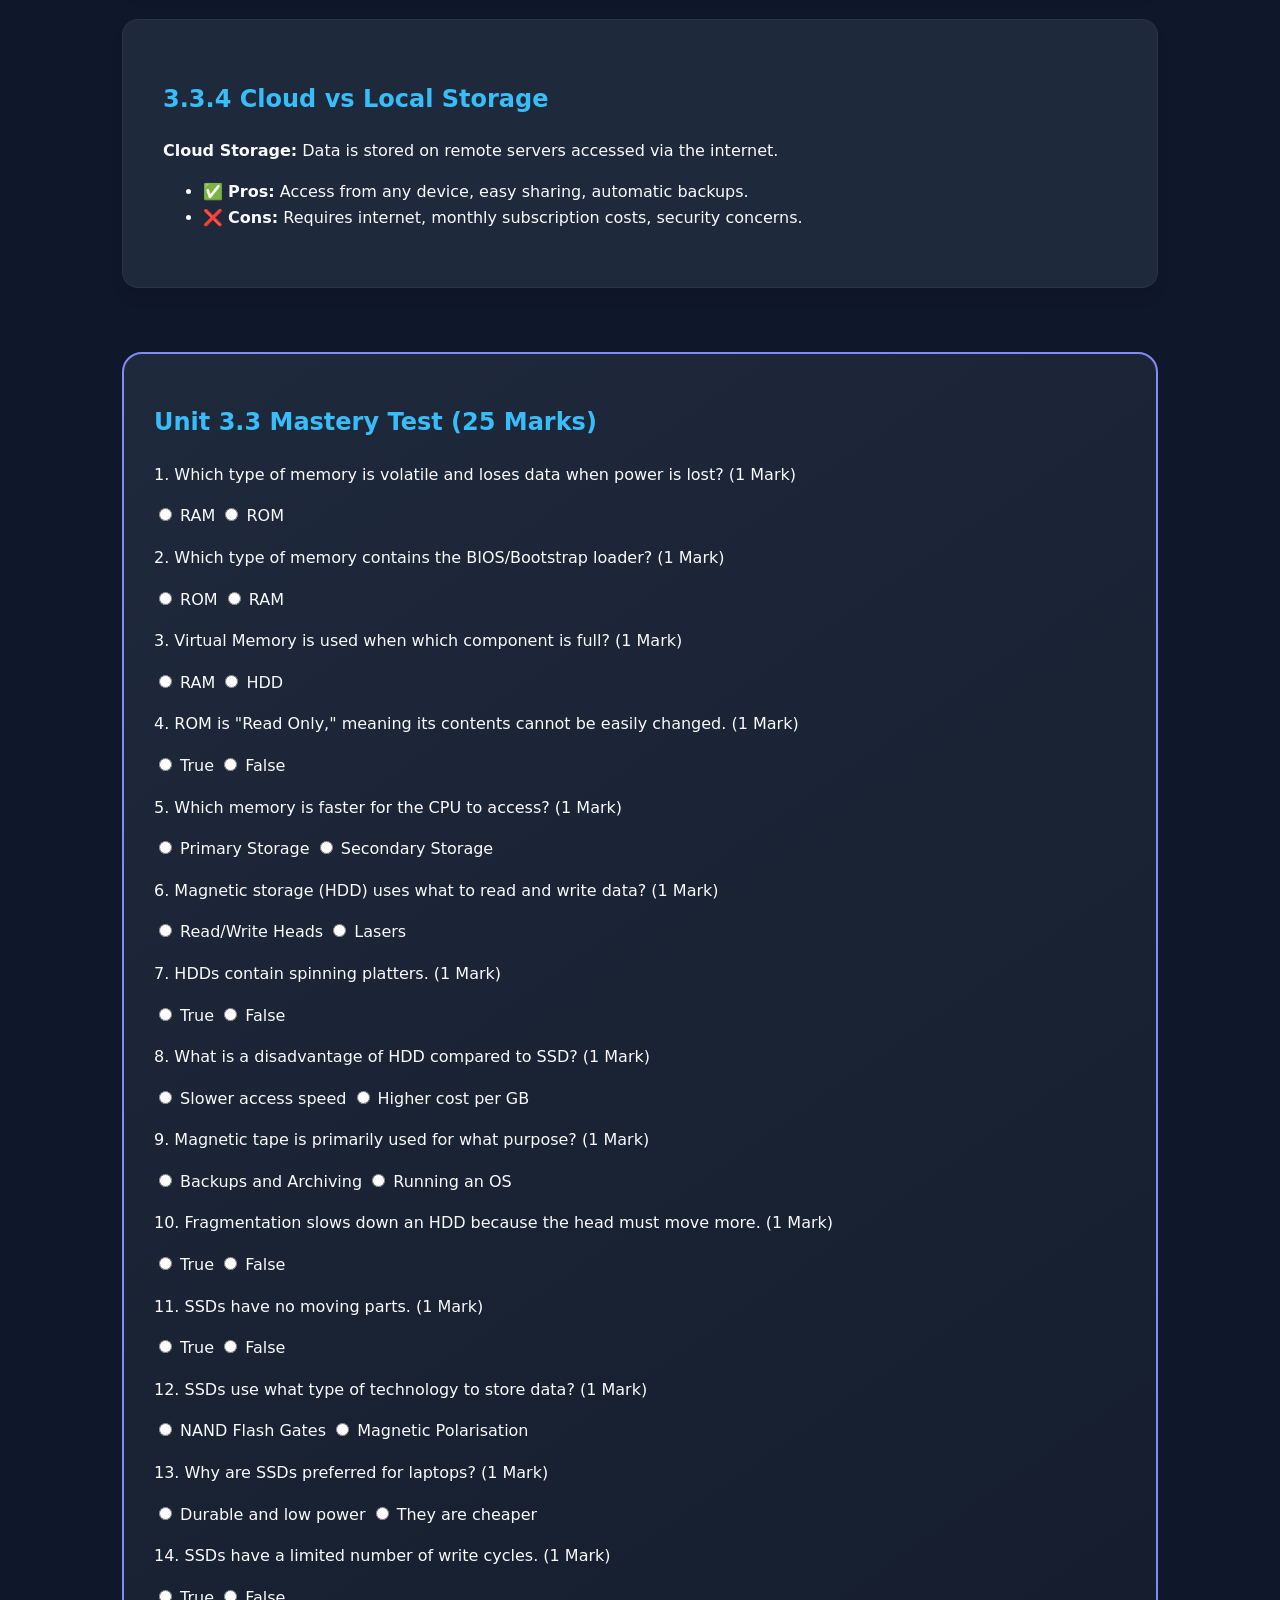
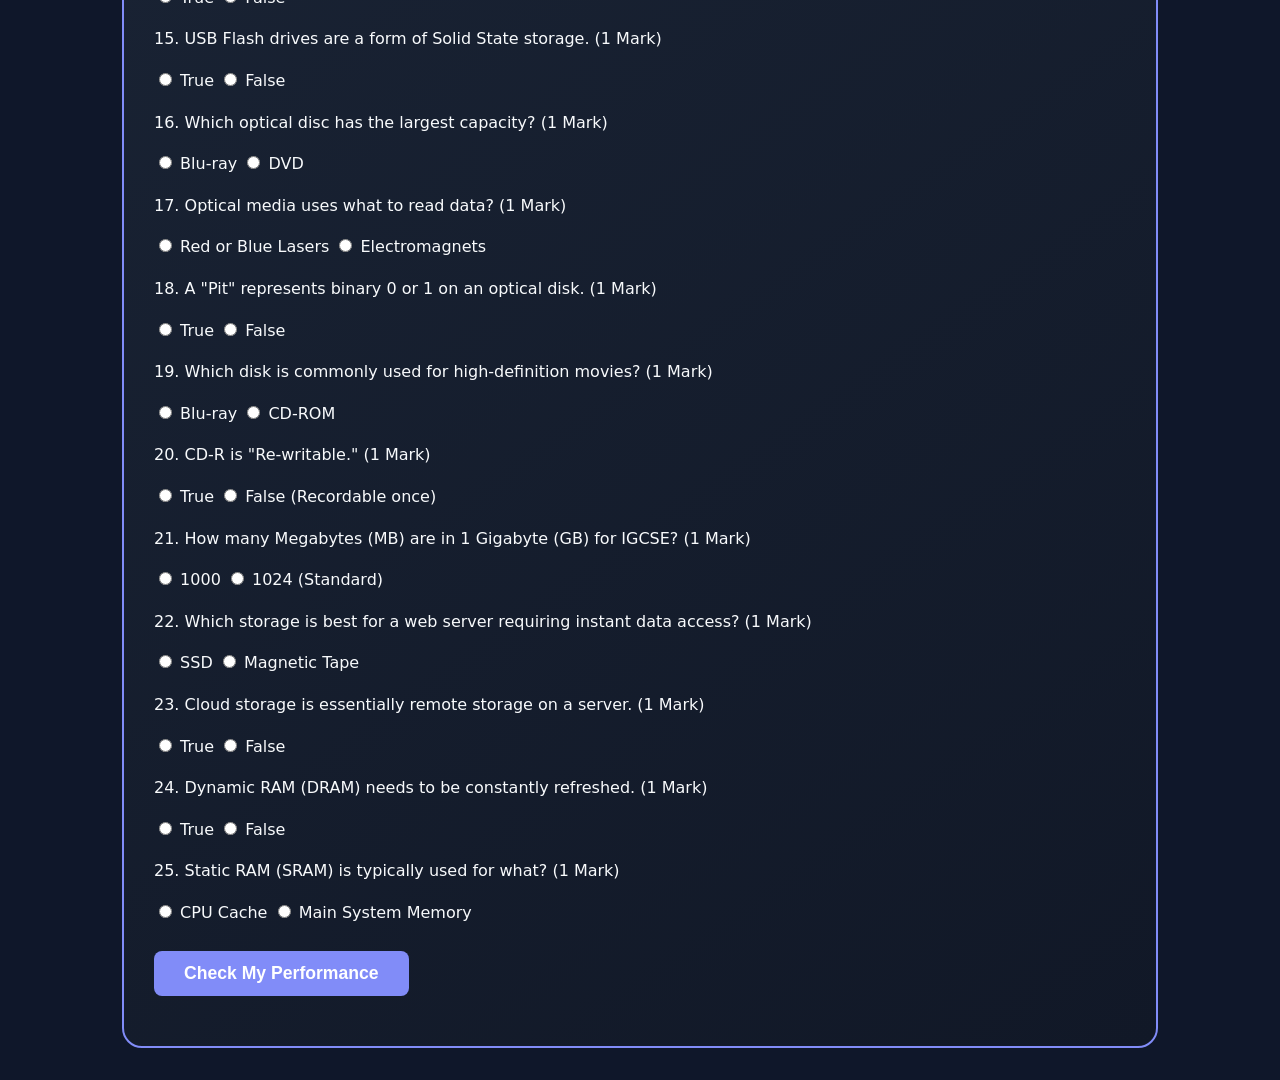
<file: storage.html>
<!DOCTYPE html>
<html lang="en">
<head>
    <meta charset="UTF-8">
    <meta name="viewport" content="width=device-width, initial-scale=1.0">
    <title>3.3 Data Storage | IGCSE CS</title>
    <link rel="stylesheet" href="style.css">
</head>
<body>

    <nav>
        <div class="logo">0984 HARDWARE QUEST</div>
        <div>
            <a href="index.html" style="color: white; margin-left: 20px;">Home</a>
            <a href="input-output.html" style="color: white; margin-left: 20px;">I/O Devices</a>
            <a href="network.html" style="color: white; margin-left: 20px;">Next: Networking</a>
        </div>
    </nav>

    <main class="container">
        <header style="padding: 2rem 0;">
            <h1>3.3 Data Storage</h1>
            <p style="color: var(--accent-blue);">Primary, Secondary, and Offline storage technologies.</p>
        </header>

        <section class="card">
            <h2>3.3.1 Storage Hierarchy</h2>
            <p>Computers use a hierarchy of storage to balance speed, cost, and capacity.</p>
            <ul>
                <li><strong>Primary Storage:</strong> Directly accessible by the CPU (RAM, ROM). Fastest access.</li>
                <li><strong>Secondary Storage:</strong> Non-volatile storage for files and OS (HDD, SSD). Large capacity.</li>
                <li><strong>Offline Storage:</strong> Removable storage used for transport or backup (USB Flash, Optical Disks).</li>
            </ul>
        </section>

        <section class="card">
            <h2>3.3.2 Primary Memory: RAM vs ROM</h2>
            <div style="display: grid; grid-template-columns: 1fr 1fr; gap: 20px;">
                <div style="background: rgba(255,255,255,0.05); padding: 15px; border-radius: 8px;">
                    <h3 style="color: var(--accent-blue);">RAM (Random Access Memory)</h3>
                    <p>Volatile memory that stores data currently in use. <strong>DRAM</strong> needs refreshing; <strong>SRAM</strong> is faster and used for Cache.</p>
                </div>
                <div style="background: rgba(255,255,255,0.05); padding: 15px; border-radius: 8px;">
                    <h3 style="color: var(--accent-purple);">ROM (Read Only Memory)</h3>
                    <p>Non-volatile memory. Stores start-up instructions (BIOS/Bootstrap). Data cannot be easily changed.</p>
                </div>
            </div>
        </section>

        <section class="card">
            <h2>3.3.3 Secondary Storage Types</h2>
            <p><strong>Magnetic (HDD):</strong> Uses magnetized platters and read/write heads. High capacity but slow due to moving parts.</p>
            <p><strong>Solid State (SSD):</strong> Uses NAND flash gates. No moving parts, silent, and much faster than HDD, but more expensive per GB.</p>
            
            <h3 style="margin-top:20px;">Optical Storage Comparison</h3>
            <p>Data is stored in "Pits" and "Lands" read by lasers. The wavelength of the laser determines capacity:</p>
            <table style="width: 100%; border-collapse: collapse; margin-top:10px;">
                <tr style="background: rgba(0,0,0,0.3);">
                    <th style="padding: 10px; border: 1px solid #444;">Format</th>
                    <th style="padding: 10px; border: 1px solid #444;">Laser Type</th>
                    <th style="padding: 10px; border: 1px solid #444;">Typical Capacity</th>
                </tr>
                <tr>
                    <td style="padding: 10px; border: 1px solid #444;">CD-ROM</td>
                    <td style="padding: 10px; border: 1px solid #444;">Red Laser (Long wave)</td>
                    <td style="padding: 10px; border: 1px solid #444;">700 MB</td>
                </tr>
                <tr>
                    <td style="padding: 10px; border: 1px solid #444;">DVD-ROM</td>
                    <td style="padding: 10px; border: 1px solid #444;">Red Laser (Short wave)</td>
                    <td style="padding: 10px; border: 1px solid #444;">4.7 GB</td>
                </tr>
                <tr>
                    <td style="padding: 10px; border: 1px solid #444;">Blu-ray</td>
                    <td style="padding: 10px; border: 1px solid #444;">Blue/Violet Laser</td>
                    <td style="padding: 10px; border: 1px solid #444;">25 GB - 50 GB</td>
                </tr>
            </table>
        </section>

        <section class="card">
            <h2>3.3.4 Cloud vs Local Storage</h2>
            <p><strong>Cloud Storage:</strong> Data is stored on remote servers accessed via the internet.</p>
            <ul>
                <li>✅ <strong>Pros:</strong> Access from any device, easy sharing, automatic backups.</li>
                <li>❌ <strong>Cons:</strong> Requires internet, monthly subscription costs, security concerns.</li>
            </ul>
        </section>

        <section class="quiz-section">
            <h2>Unit 3.3 Mastery Test (25 Marks)</h2>
            <form id="quiz-3-3">
                
                <p>1. Which type of memory is volatile and loses data when power is lost? (1 Mark)</p>
                <input type="radio" name="q1" value="correct"> RAM <input type="radio" name="q1" value="w"> ROM

                <p>2. Which type of memory contains the BIOS/Bootstrap loader? (1 Mark)</p>
                <input type="radio" name="q2" value="correct"> ROM <input type="radio" name="q2" value="w"> RAM

                <p>3. Virtual Memory is used when which component is full? (1 Mark)</p>
                <input type="radio" name="q3" value="correct"> RAM <input type="radio" name="q3" value="w"> HDD

                <p>4. ROM is "Read Only," meaning its contents cannot be easily changed. (1 Mark)</p>
                <input type="radio" name="q4" value="correct"> True <input type="radio" name="q4" value="w"> False

                <p>5. Which memory is faster for the CPU to access? (1 Mark)</p>
                <input type="radio" name="q5" value="correct"> Primary Storage <input type="radio" name="q5" value="w"> Secondary Storage

                <p>6. Magnetic storage (HDD) uses what to read and write data? (1 Mark)</p>
                <input type="radio" name="q6" value="correct"> Read/Write Heads <input type="radio" name="q6" value="w"> Lasers

                <p>7. HDDs contain spinning platters. (1 Mark)</p>
                <input type="radio" name="q7" value="correct"> True <input type="radio" name="q7" value="w"> False

                <p>8. What is a disadvantage of HDD compared to SSD? (1 Mark)</p>
                <input type="radio" name="q8" value="correct"> Slower access speed <input type="radio" name="q8" value="w"> Higher cost per GB

                <p>9. Magnetic tape is primarily used for what purpose? (1 Mark)</p>
                <input type="radio" name="q9" value="correct"> Backups and Archiving <input type="radio" name="q9" value="w"> Running an OS

                <p>10. Fragmentation slows down an HDD because the head must move more. (1 Mark)</p>
                <input type="radio" name="q10" value="correct"> True <input type="radio" name="q10" value="w"> False

                <p>11. SSDs have no moving parts. (1 Mark)</p>
                <input type="radio" name="q11" value="correct"> True <input type="radio" name="q11" value="w"> False

                <p>12. SSDs use what type of technology to store data? (1 Mark)</p>
                <input type="radio" name="q12" value="correct"> NAND Flash Gates <input type="radio" name="q12" value="w"> Magnetic Polarisation

                <p>13. Why are SSDs preferred for laptops? (1 Mark)</p>
                <input type="radio" name="q13" value="correct"> Durable and low power <input type="radio" name="q13" value="w"> They are cheaper

                <p>14. SSDs have a limited number of write cycles. (1 Mark)</p>
                <input type="radio" name="q14" value="correct"> True <input type="radio" name="q14" value="w"> False

                <p>15. USB Flash drives are a form of Solid State storage. (1 Mark)</p>
                <input type="radio" name="q15" value="correct"> True <input type="radio" name="q15" value="w"> False

                <p>16. Which optical disc has the largest capacity? (1 Mark)</p>
                <input type="radio" name="q16" value="correct"> Blu-ray <input type="radio" name="q16" value="w"> DVD

                <p>17. Optical media uses what to read data? (1 Mark)</p>
                <input type="radio" name="q17" value="correct"> Red or Blue Lasers <input type="radio" name="q17" value="w"> Electromagnets

                <p>18. A "Pit" represents binary 0 or 1 on an optical disk. (1 Mark)</p>
                <input type="radio" name="q18" value="correct"> True <input type="radio" name="q18" value="w"> False

                <p>19. Which disk is commonly used for high-definition movies? (1 Mark)</p>
                <input type="radio" name="q19" value="correct"> Blu-ray <input type="radio" name="q19" value="w"> CD-ROM

                <p>20. CD-R is "Re-writable." (1 Mark)</p>
                <input type="radio" name="q20" value="w"> True <input type="radio" name="q20" value="correct"> False (Recordable once)

                <p>21. How many Megabytes (MB) are in 1 Gigabyte (GB) for IGCSE? (1 Mark)</p>
                <input type="radio" name="q21" value="correct"> 1000 <input type="radio" name="q21" value="w"> 1024 (Standard)

                <p>22. Which storage is best for a web server requiring instant data access? (1 Mark)</p>
                <input type="radio" name="q22" value="correct"> SSD <input type="radio" name="q22" value="w"> Magnetic Tape

                <p>23. Cloud storage is essentially remote storage on a server. (1 Mark)</p>
                <input type="radio" name="q23" value="correct"> True <input type="radio" name="q23" value="w"> False

                <p>24. Dynamic RAM (DRAM) needs to be constantly refreshed. (1 Mark)</p>
                <input type="radio" name="q24" value="correct"> True <input type="radio" name="q24" value="w"> False

                <p>25. Static RAM (SRAM) is typically used for what? (1 Mark)</p>
                <input type="radio" name="q25" value="correct"> CPU Cache <input type="radio" name="q25" value="w"> Main System Memory

                <br><br>
                <button type="button" class="btn-gamify" onclick="calculateScore('3-3')">Check My Performance</button>
            </form>
            <div id="result-3-3" style="margin-top: 20px;"></div>
        </section>
    </main>

    <script src="main.js"></script>
</body>
</html>
</file>
<file: style.css>
/* ROOT VARIABLES - Modern Tech Theme */
:root {
    --bg-dark: #0f172a;
    --bg-card: #1e293b;
    --accent-blue: #38bdf8;
    --accent-purple: #818cf8;
    --text-main: #f8fafc;
    --text-dim: #94a3b8;
    --success: #22c55e;
    --error: #ef4444;
    --gold: #f59e0b;
}

* { box-sizing: border-box; transition: all 0.3s ease; }

body {
    background-color: var(--bg-dark);
    color: var(--text-main);
    font-family: 'Inter', system-ui, -apple-system, sans-serif;
    margin: 0;
    line-height: 1.6;
    overflow-x: hidden;
}

/* NAVIGATION */
nav {
    background: rgba(30, 41, 59, 0.8);
    backdrop-filter: blur(10px);
    padding: 1rem 5%;
    position: sticky;
    top: 0;
    z-index: 1000;
    display: flex;
    justify-content: space-between;
    align-items: center;
    border-bottom: 1px solid var(--accent-blue);
}

.logo { font-weight: 800; font-size: 1.5rem; color: var(--accent-blue); }

/* LAYOUT */
.container { max-width: 1100px; margin: 0 auto; padding: 2rem; }

/* CONTENT BLOCKS */
.card {
    background: var(--bg-card);
    border-radius: 16px;
    padding: 2.5rem;
    margin-bottom: 2rem;
    border: 1px solid rgba(255,255,255,0.05);
    box-shadow: 0 10px 15px -3px rgba(0,0,0,0.1);
}

h1, h2, h3 { color: var(--accent-blue); }

/* TABLES - Watson & Williams Style */
table {
    width: 100%;
    border-collapse: collapse;
    margin: 1.5rem 0;
    border-radius: 8px;
    overflow: hidden;
}

th { background: var(--accent-blue); color: var(--bg-dark); padding: 12px; text-align: left; }
td { background: rgba(255,255,255,0.05); padding: 12px; border-bottom: 1px solid #334155; }

/* ANIMATIONS */
@keyframes pulse {
    0% { transform: scale(1); filter: drop-shadow(0 0 0px var(--accent-blue)); }
    50% { transform: scale(1.02); filter: drop-shadow(0 0 15px var(--accent-blue)); }
    100% { transform: scale(1); filter: drop-shadow(0 0 0px var(--accent-blue)); }
}

.animate-hardware { animation: pulse 3s infinite ease-in-out; }

/* GAMIFICATION - Quiz & Lock UI */
.quiz-section {
    border: 2px solid var(--accent-purple);
    background: linear-gradient(145deg, #1e293b, #111827);
    border-radius: 20px;
    padding: 30px;
    margin-top: 4rem;
}

.locked { filter: blur(5px); pointer-events: none; opacity: 0.5; }

.unlock-zone {
    text-align: center;
    padding: 2rem;
    background: rgba(129, 140, 248, 0.1);
    border-radius: 12px;
}

.btn-gamify {
    background: var(--accent-purple);
    color: white;
    padding: 12px 30px;
    border: none;
    border-radius: 8px;
    font-weight: bold;
    cursor: pointer;
    font-size: 1.1rem;
}

.btn-gamify:hover { background: #6366f1; transform: translateY(-2px); }

/* SVG RESPONSIVENESS */
svg { max-width: 100%; height: auto; display: block; margin: 20px auto; }
</file>
